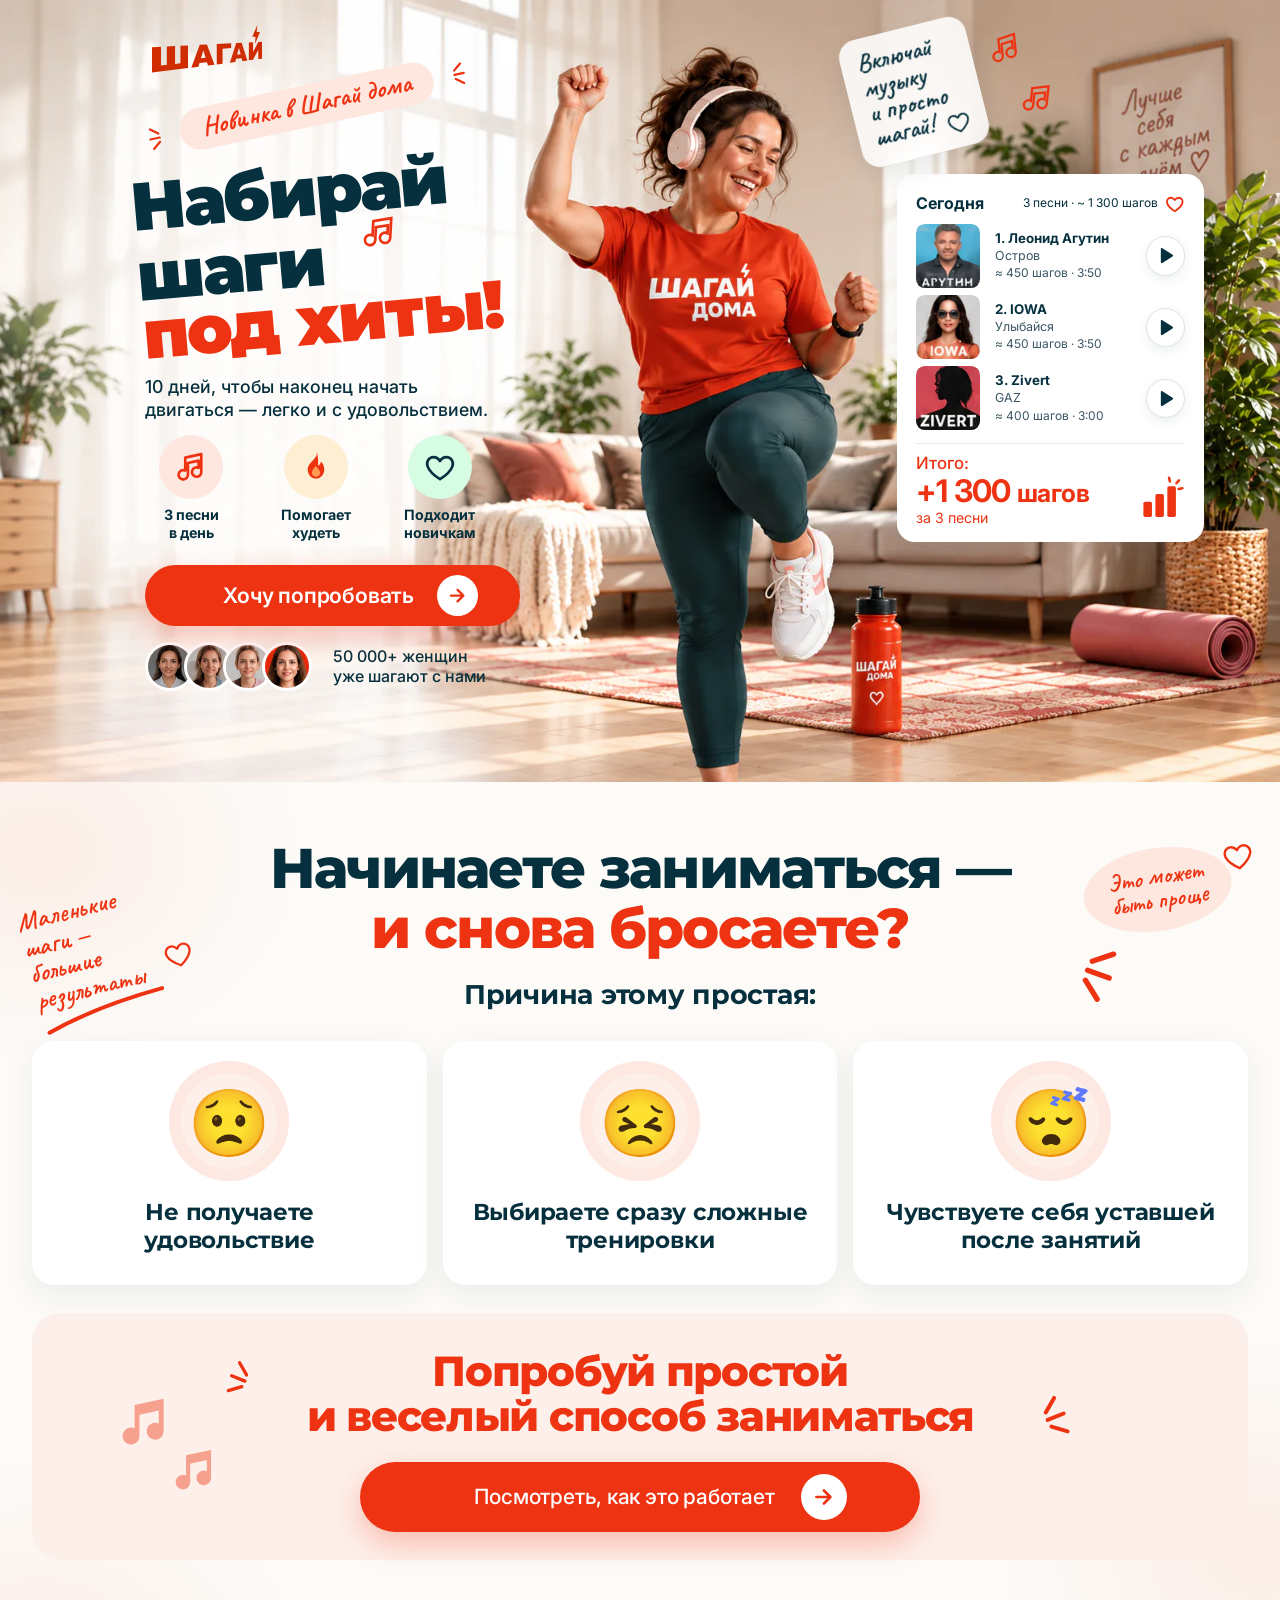
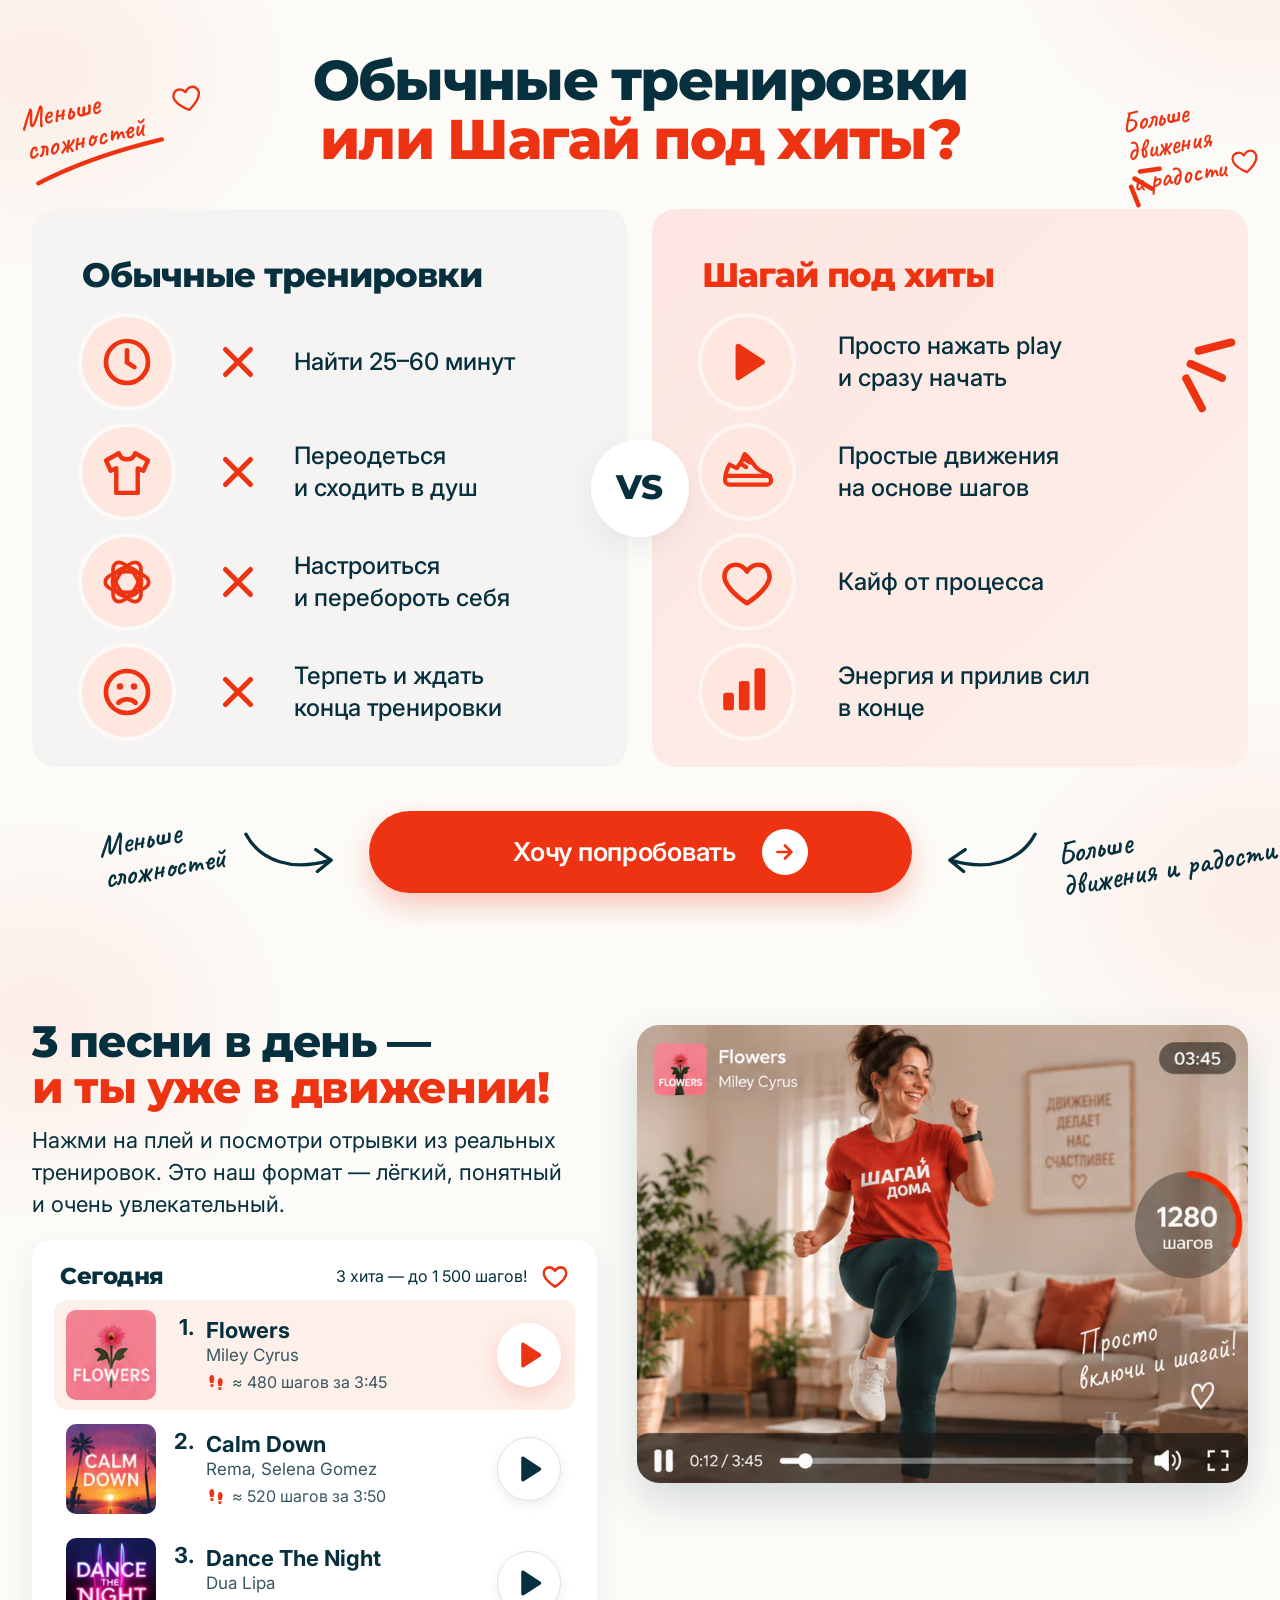
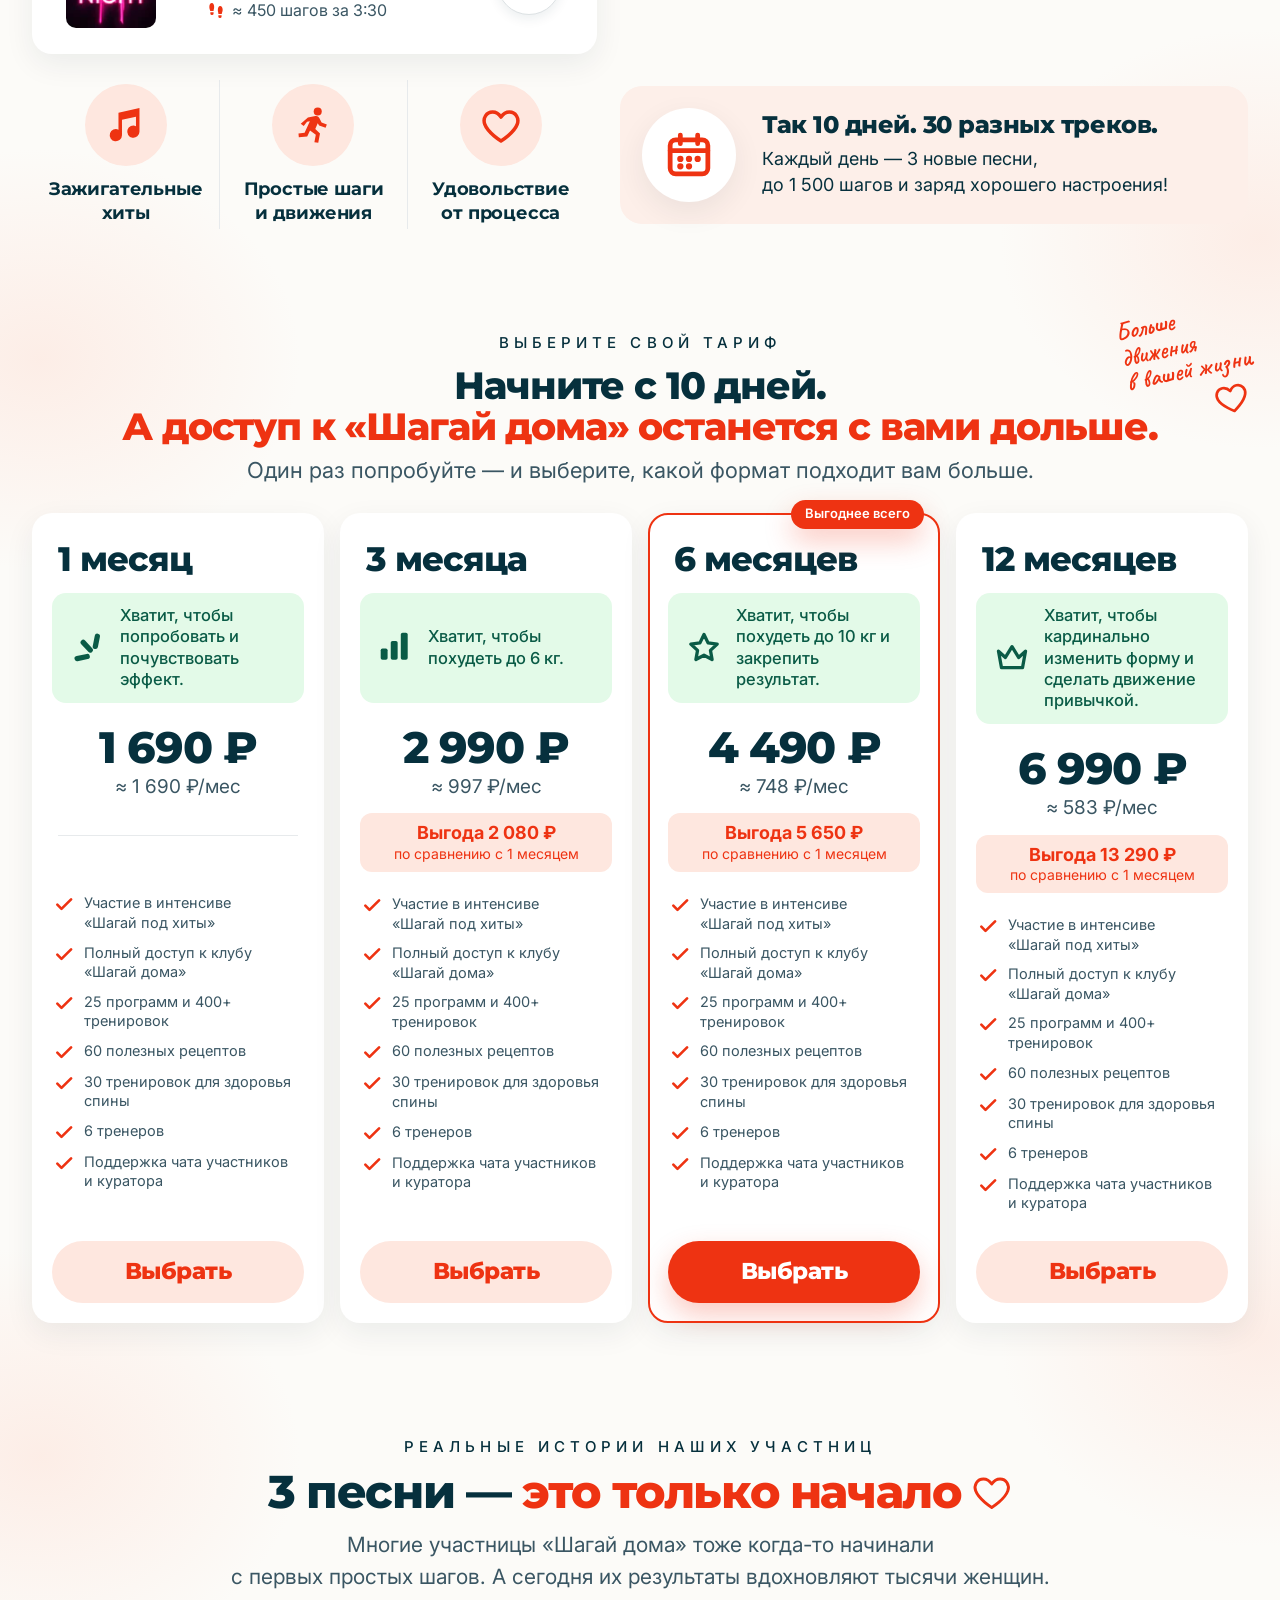
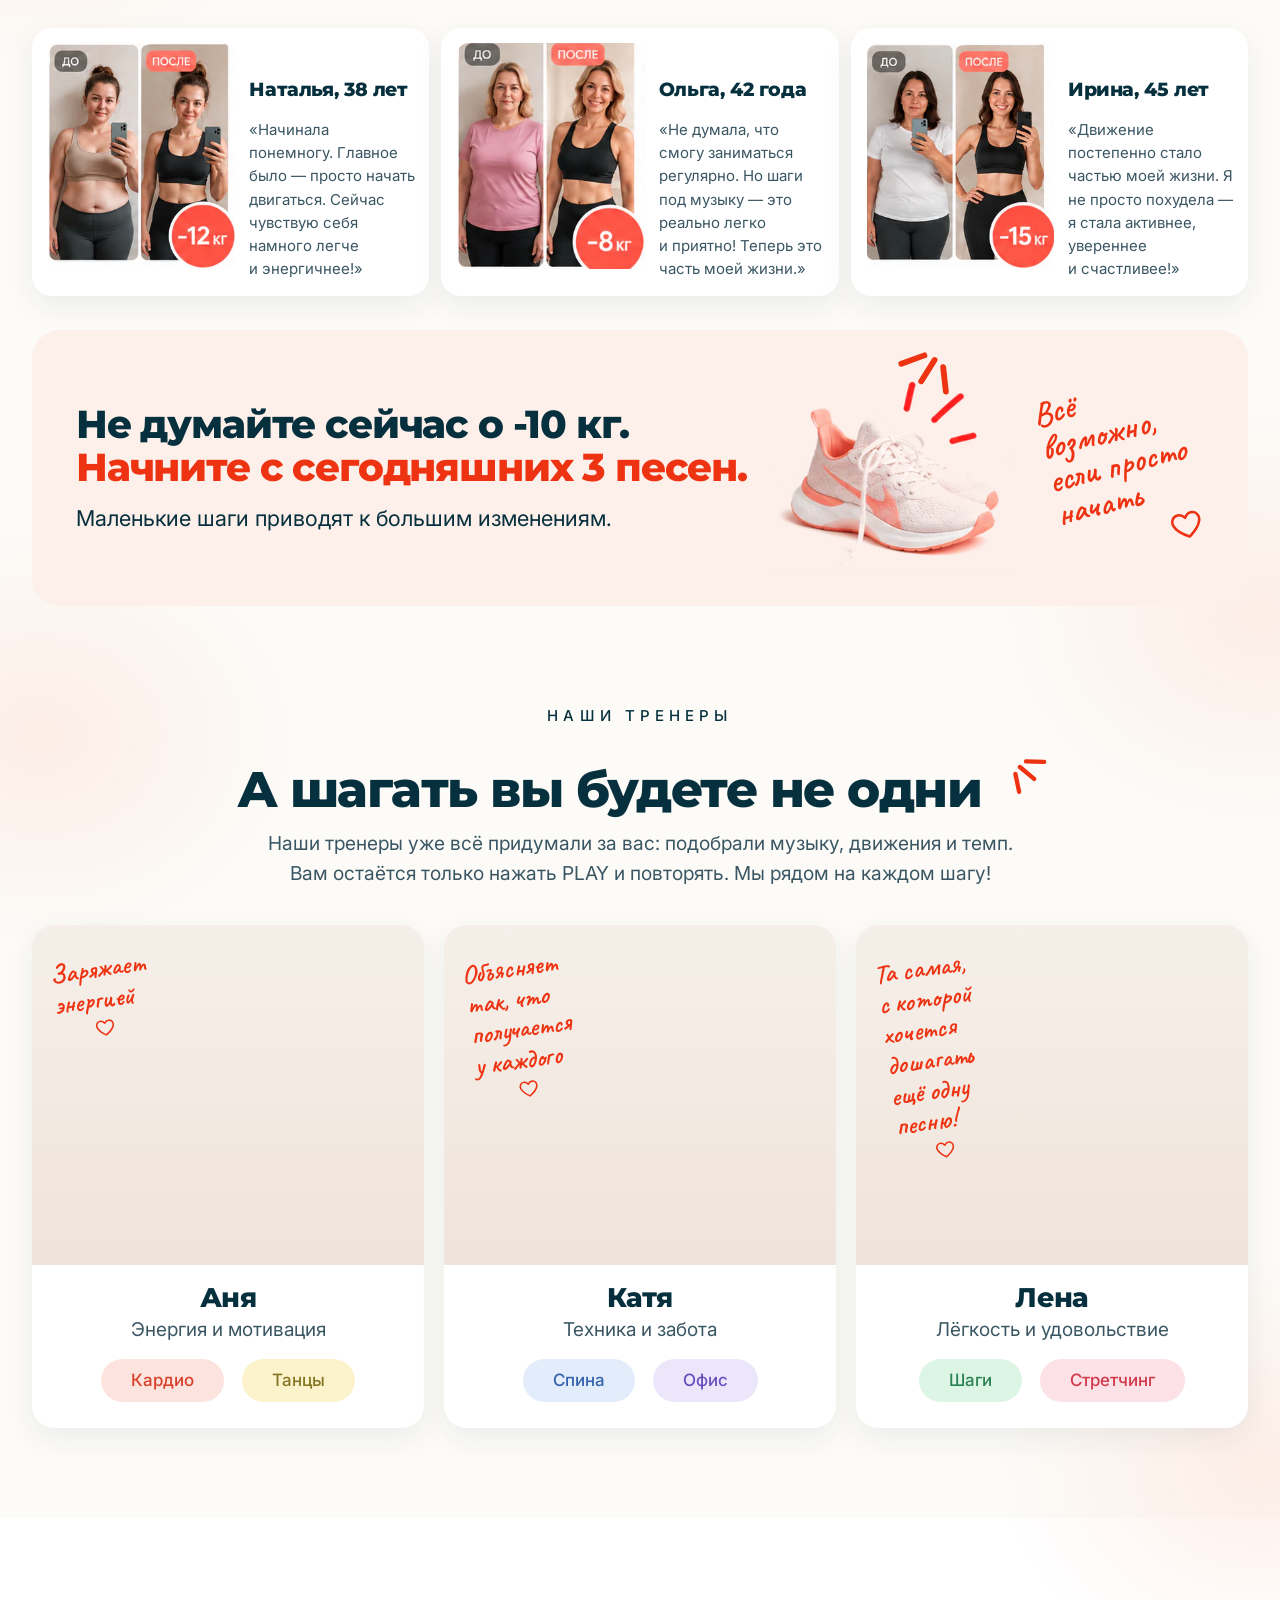
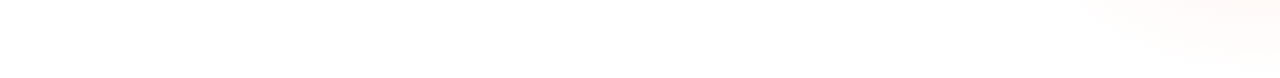
<file: index.html>
<!doctype html>
<html lang="ru">
<head>
<meta charset="utf-8">
<meta name="viewport" content="width=device-width, initial-scale=1">
<title>Шагай под хиты — Шагай дома</title>
<meta name="description" content="10 дней, чтобы наконец начать двигаться — легко и с удовольствием. 3 песни в день.">
<link rel="preconnect" href="https://fonts.googleapis.com">
<link rel="preconnect" href="https://fonts.gstatic.com" crossorigin>
<link rel="stylesheet" href="https://fonts.googleapis.com/css2?family=Caveat:wght@600;700&family=Inter:wght@400;500;600;700&family=Montserrat:wght@700;800;900&display=swap">
<link rel="stylesheet" href="styles.css">
</head>
<body style="margin:0">
<div class="hits">

<svg class="hits-sprite" width="0" height="0" aria-hidden="true" focusable="false">
  <symbol id="i-note" viewBox="0 0 24 24"><g transform="translate(-1.3 0.35)"><path d="M9 4.6L21 2v13.5a3.5 3.5 0 1 1-2-3.2V6.9l-8 1.7v8.9a3.5 3.5 0 1 1-2-3.2z"/></g></symbol>
  <symbol id="i-heart" viewBox="0 0 24 24"><g transform="translate(0 0.6)"><path d="M12 20.5s-7.5-4.6-9.3-9.6C1.5 7.5 3.6 4 7.2 4c2 0 3.6 1.1 4.8 2.9C13.2 5.1 14.8 4 16.8 4c3.6 0 5.7 3.5 4.5 6.9-1.8 5-9.3 9.6-9.3 9.6z"/></g></symbol>
  <symbol id="i-fire" viewBox="0 0 24 24"><g transform="translate(0 -1.6)"><path d="M12.6 1.8c.5 3.3-1.2 5-3 6.9C7.8 10.6 5.8 12.6 5.8 15.6 5.8 19.4 8.6 22.3 12 22.3s6.2-2.9 6.2-6.8c0-2.7-1.2-4.6-2.5-6-.3 1.6-1 2.7-2.3 3.2.7-4-.3-8.4-.8-10.9z"/><path d="M12 21c-1.8 0-3.1-1.4-3.1-3.2 0-2.2 1.9-3.2 2.8-5.2.9 1.3 3.4 3 3.4 5.4 0 1.7-1.3 3-3.1 3z" fill="#ff9b52"/></g></symbol>
  <symbol id="i-arrow" viewBox="0 0 24 24"><g transform="translate(-0.6 0)"><path d="M5 12h13.5M12.5 5.5L19 12l-6.5 6.5" fill="none" stroke="currentColor" stroke-width="2.6" stroke-linecap="round" stroke-linejoin="round"/></g></symbol>
  <symbol id="i-play" viewBox="0 0 24 24"><g transform="translate(-0.4 0)"><path d="M7.5 5.2v13.6c0 .8.9 1.3 1.6.9l10.6-6.8c.6-.4.6-1.3 0-1.7L9.1 4.3c-.7-.4-1.6.1-1.6.9z"/></g></symbol>
  <symbol id="i-pause" viewBox="0 0 24 24"><rect x="6.5" y="5" width="4" height="14" rx="1.3"/><rect x="13.5" y="5" width="4" height="14" rx="1.3"/></symbol>
  <symbol id="i-bars" viewBox="0 0 24 24"><g transform="translate(-1.2 -1.2)"><rect x="3" y="13.5" width="4.6" height="7.5" rx="1.2"/><rect x="9.7" y="8.5" width="4.6" height="12.5" rx="1.2"/><rect x="16.4" y="3" width="4.6" height="18" rx="1.2"/></g></symbol>
  <symbol id="i-bars-rays" viewBox="0 0 26 26"><rect x="2" y="15" width="5" height="9" rx="1"/><rect x="9" y="10.5" width="5" height="13.5" rx="1"/><rect x="16" y="6" width="5" height="18" rx="1"/><path d="M17.5 3.2L17 1M21.3 4.2l1.5-1.6M22.6 7.6l2.2-.4" fill="none" stroke="currentColor" stroke-width="1.5" stroke-linecap="round"/></symbol>
  <symbol id="i-rays" viewBox="0 0 24 24"><g transform="translate(12 12) scale(1.35) translate(-8.88 -9.29)"><path d="M13.5 3.5l-1 5M6.5 6.5l3.5 3.8M3.5 14.5l5-1" fill="none" stroke="currentColor" stroke-width="2.6" stroke-linecap="round"/></g></symbol>
  <symbol id="i-star" viewBox="0 0 24 24"><path d="M12 3l2.7 5.6 6.1.8-4.5 4.2 1.1 6.1L12 16.8l-5.4 2.9 1.1-6.1-4.5-4.2 6.1-.8z" fill="none" stroke="currentColor" stroke-width="2.2" stroke-linejoin="round"/></symbol>
  <symbol id="i-crown" viewBox="0 0 24 24"><g transform="translate(0 -0.55)"><path d="M3 8l4.6 4.2L12 5l4.4 7.2L21 8l-2 11H5z" fill="none" stroke="currentColor" stroke-width="2.2" stroke-linejoin="round"/></g></symbol>
  <symbol id="i-check" viewBox="0 0 24 24"><path d="M4 12.8l5 5L20.5 6.5" fill="none" stroke="currentColor" stroke-width="3.2" stroke-linecap="round" stroke-linejoin="round"/></symbol>
  <symbol id="i-cross" viewBox="0 0 24 24"><path d="M4.5 4.5l15 15M19.5 4.5l-15 15" fill="none" stroke="currentColor" stroke-width="3" stroke-linecap="round"/></symbol>
  <symbol id="i-clock" viewBox="0 0 24 24"><g fill="none" stroke="currentColor" stroke-width="2" stroke-linecap="round"><circle cx="12" cy="12" r="9"/><path d="M12 7v5.2l3.2 2"/></g></symbol>
  <symbol id="i-shirt" viewBox="0 0 24 24"><g transform="translate(0 0.45)"><path d="M8.5 3.5L3 6.6l2 4.4 2.4-1V20.5h9.2V10l2.4 1 2-4.4-5.5-3.1c-.5 1.6-1.8 2.6-3.5 2.6S9 5.1 8.5 3.5z" fill="none" stroke="currentColor" stroke-width="1.9" stroke-linejoin="round"/></g></symbol>
  <symbol id="i-tangle" viewBox="0 0 24 24"><g fill="none" stroke="currentColor" stroke-width="1.6"><ellipse cx="12" cy="12" rx="9.3" ry="4.4"/><ellipse cx="12" cy="12" rx="9.3" ry="4.4" transform="rotate(60 12 12)"/><ellipse cx="12" cy="12" rx="9.3" ry="4.4" transform="rotate(120 12 12)"/><circle cx="12" cy="12" r="6.2"/></g></symbol>
  <symbol id="i-sad" viewBox="0 0 24 24"><g fill="none" stroke="currentColor" stroke-width="2" stroke-linecap="round"><circle cx="12" cy="12" r="9"/><path d="M8.3 16.6c2-2 5.4-2 7.4 0"/><path d="M9 9.6h.01M15 9.6h.01" stroke-width="2.8"/></g></symbol>
  <symbol id="i-sneaker" viewBox="0 0 24 24"><g transform="translate(0.1 -0.9)"><g fill="none" stroke="currentColor" stroke-width="1.8" stroke-linecap="round" stroke-linejoin="round"><path d="M2.5 16.3c0-2.1.8-4.6 1.9-6.6l3.1 1.5c1.5-1.7 2.7-3.7 3.4-6 2 1.5 3.3 3.9 5 5.8 1.9 2.1 5.4 2.3 6.2 4.8.4 1.3-.4 2.5-1.7 2.5H4.4c-1 0-1.9-.9-1.9-2z"/><path d="M2.8 14.6h19M9.6 9.6l1.9 1.2M11.2 7.6l1.9 1.2"/></g></g></symbol>
  <symbol id="i-runner" viewBox="0 0 24 24"><g transform="translate(-0.8 0.3)"><circle cx="15.5" cy="4" r="2.3"/><path d="M9.9 7.4l4.3-.8c.9-.2 1.8.3 2.2 1.1l1.3 2.6 3 1.1-.7 1.9-3.7-1.3-.8-1.3-1.4 3.3 2.7 2.5-1 5.4-2.2-.4.8-4.2-3.3-2.5-1.6 3.4-4.8.5-.2-2.2 3.5-.3 3-6.6-1.6.3-1.9 2.4-1.7-1.3z"/></g></symbol>
  <symbol id="i-calendar" viewBox="0 0 24 24"><g fill="none" stroke="currentColor" stroke-width="2.2" stroke-linecap="round"><rect x="3.3" y="5" width="17.4" height="15.7" rx="2.6"/><path d="M3.3 10h17.4M8 2.8v4M16 2.8v4"/><path d="M8 13.8h.01M12 13.8h.01M16 13.8h.01M8 17.2h.01M12 17.2h.01" stroke-width="2.9"/></g></symbol>
  <symbol id="i-steps" viewBox="0 0 24 24"><path d="M7 2.5c1.9 0 2.8 2.3 2.8 4.8 0 2-.7 3.2-.7 4.7H5.1c-.2-1.6-1.1-2.6-1.1-4.9C4 4.5 5.3 2.5 7 2.5zM5.2 13.5h3.9v1.5a1.95 1.95 0 0 1-3.9 0zM17 6c1.7 0 3 2 3 4.6 0 2.3-.9 3.3-1.1 4.9h-4c0-1.5-.7-2.7-.7-4.7C14.2 8.3 15.1 6 17 6zM14.8 17h3.9v1.5a1.95 1.95 0 0 1-3.9 0z"/></symbol>
  <symbol id="i-strokes" viewBox="0 0 24 24"><path d="M3 3.2l6.6 5.2M1.5 12.2h8.6M3 21.2l6.6-5.2" fill="none" stroke="currentColor" stroke-width="2" stroke-linecap="round"/></symbol>
  <symbol id="i-underline" viewBox="0 0 64 12"><path d="M2 10C20 5 42 2.5 62 2" fill="none" stroke="currentColor" stroke-width="2" stroke-linecap="round"/></symbol>
  <symbol id="i-curve" viewBox="0 0 64 32"><path d="M3 5c9 17 29 23 52 16M46 14.5l9.5 6.5-8.5 7" fill="none" stroke="currentColor" stroke-width="2" stroke-linecap="round" stroke-linejoin="round"/></symbol>
</svg>

<!-- ============ 1. HERO ============ -->
<section class="hits-hero" id="top">
  <picture class="hits-hero__bg">
    <source media="(min-width: 768px)" srcset="assets/hero/hero-desktop-1024.webp 1024w, assets/hero/hero-desktop.webp 1586w" sizes="100vw">
    <img class="hits-hero__bg-img" src="assets/hero/hero-mobile.webp" srcset="assets/hero/hero-mobile-640.webp 640w, assets/hero/hero-mobile.webp 941w" sizes="100vw" width="941" height="1671" fetchpriority="high" alt="Женщина в наушниках и футболке «Шагай дома» танцует дома под музыку">
  </picture>
  <div class="hits-container hits-hero__inner">
    <div class="hits-hero__main">
      <a class="hits-logo" href="#top" aria-label="Шагай Дома"><svg class="logo__svg" aria-hidden="true" xmlns="http://www.w3.org/2000/svg" viewBox="0 0 106.01385498046875 49.134765625" fill="none" role="img" aria-label="Шагай Дома"><path d="M27.358808471536076 36.845925992647054L22.18969762487075 37.403434147662V20.220558865808822L14.264924992934283 20.601136132970474V38.25578554170497L8.678344057574105 38.857944237994026V20.867692381046073L0 21.284763358757466V45.81220368034812L34.60441893181296 41.41300286520565V19.62206700168026L27.357561249712777 19.970216501436123L27.358808471536076 36.845925992647054Z" fill="#CF2C02"/><path d="M45.937923640136724 19.079450675235524L37.7968079107307 41.010649105009186L44.663512381089156 40.137593828699444L45.69421649586397 36.553577197265625L52.87871308679917 35.734152459357766L53.87150165814568 38.966951425350416L60.1128491063017 38.173219457002524L52.835559211713004 18.748537781077665L45.937923640136724 19.079450675235524ZM47.099586046358 31.89495424287684L49.355061991613056 24.26163240660903L51.595571274988515 31.457678271627987L47.099586046358 31.89495424287684Z" fill="#CF2C02"/><path d="M76.12243787454044 17.63037847205308L62.29498840834674 18.294249704159007V37.896835100959336L67.86932162540211 37.187415327866496V22.732463617934286L76.12343565199909 22.175030296228748L76.12243787454044 17.63037847205308Z" fill="#CF2C02"/><path d="M87.00295161664177 34.7560811055262L91.74987787612018 34.15242574304917L86.21795020105698 17.14698023777861L81.01204631060432 17.39732260215131L74.91412937212776 36.294653946748625L80.0541799503102 35.640860266974954L80.82845525821462 32.54949625574449L86.2508768571921 31.93087423138787L87.00295161664177 34.7560811055262ZM81.88460269818474 28.522715877039293L83.5848154877068 21.91663087887753L85.27729550192441 28.19344931568819L81.88460269818474 28.522715877039293Z" fill="#CF2C02"/><path d="M102.20209564410041 23.793126000904756V32.82363561250574L105.91682112261604 32.3514374302045V16.19824354123104L102.22304897073185 16.375623428940717L97.21096335161994 25.932735038775277V16.61733501829619L93.15998686954275 16.811926567167394V33.973075244858684L97.21420612836053 33.45722429874196L102.20209564410041 23.793126000904756Z" fill="#CF2C02"/><path d="M99.07356442253563 18.224255615435432L103.82448179184858 6.7536562842945775L100.66801280144188 6.764806447394876L101.31906259320426 0L96.4785946969784 11.33480181901999L99.57694315041935 11.257773399213006L99.07356442253563 18.224255615435432Z" fill="#CF2C02"/></svg></a>

      <p class="hits-hero__badge"><svg class="hits-i hits-hero__badge-rays hits-hero__badge-rays--l" aria-hidden="true"><use href="#i-strokes"/></svg><span class="hits-hero__badge-text">Новинка в Шагай дома</span><svg class="hits-i hits-hero__badge-rays hits-hero__badge-rays--r" aria-hidden="true"><use href="#i-strokes"/></svg></p>

      <h1 class="hits-hero__title"><span class="hits-hero__line">Набирай</span> <span class="hits-hero__line">шаги<svg class="hits-i hits-hero__title-note" aria-hidden="true"><use href="#i-note"/></svg></span> <span class="hits-hero__line hits-red">под хиты!</span></h1>

      <p class="hits-hero__sub">10&nbsp;дней, чтобы наконец начать двигаться&nbsp;— легко и&nbsp;с&nbsp;удовольствием.</p>

      <ul class="hits-hero__features">
        <li class="hits-hero__feature"><span class="hits-hero__feature-ico hits-hero__feature-ico--pink"><svg class="hits-i hits-i--outline" aria-hidden="true"><use href="#i-note"/></svg></span><span class="hits-hero__feature-text">3&nbsp;песни<br>в день</span></li>
        <li class="hits-hero__feature"><span class="hits-hero__feature-ico hits-hero__feature-ico--cream"><svg class="hits-i" aria-hidden="true"><use href="#i-fire"/></svg></span><span class="hits-hero__feature-text">Помогает<br>худеть</span></li>
        <li class="hits-hero__feature"><span class="hits-hero__feature-ico hits-hero__feature-ico--mint"><svg class="hits-i hits-i--outline" aria-hidden="true"><use href="#i-heart"/></svg></span><span class="hits-hero__feature-text">Подходит<br>новичкам</span></li>
      </ul>
    </div>

    <div class="hits-hero__side">
      <p class="hits-hand hits-hero__hand">Включай<br>музыку<br>и просто<br>шагай! <svg class="hits-i hits-i--outline hits-hand__heart" aria-hidden="true"><use href="#i-heart"/></svg></p>
      <span class="hits-hero__notes" aria-hidden="true"><svg class="hits-i"><use href="#i-note"/></svg><svg class="hits-i"><use href="#i-note"/></svg></span>

      <div class="hits-playlist hits-playlist--hero">
        <div class="hits-playlist__head">
          <b class="hits-playlist__today">Сегодня</b>
          <span class="hits-playlist__meta">3&nbsp;песни · ~ 1&nbsp;300&nbsp;шагов <svg class="hits-i hits-i--outline hits-playlist__heart" aria-hidden="true"><use href="#i-heart"/></svg></span>
        </div>
        <ol class="hits-playlist__list">
          <!-- SLOT audio track 1: .mp3 or .m4a URL into data-audio (empty = button scrolls to #format) -->
          <li class="hits-track" data-audio="">
            <img class="hits-track__cover" src="assets/covers/agutin.webp" width="74" height="74" alt="Обложка: Леонид Агутин&nbsp;— «Остров»">
            <span class="hits-track__info"><b class="hits-track__title">1. Леонид Агутин</b><span class="hits-track__song">Остров</span><span class="hits-track__steps">≈ 450&nbsp;шагов · 3:50</span></span>
            <a class="hits-play" href="#format" aria-label="Смотреть формат: Леонид Агутин&nbsp;— Остров" data-label-play="Слушать: Леонид Агутин&nbsp;— Остров" data-label-pause="Пауза: Леонид Агутин&nbsp;— Остров"><svg class="hits-i" aria-hidden="true"><use href="#i-play"/></svg></a>
          </li>
          <!-- SLOT audio track 2: .mp3 or .m4a URL into data-audio (empty = button scrolls to #format) -->
          <li class="hits-track" data-audio="">
            <img class="hits-track__cover" src="assets/covers/iowa.webp" width="78" height="78" alt="Обложка: IOWA&nbsp;— «Улыбайся»">
            <span class="hits-track__info"><b class="hits-track__title">2. IOWA</b><span class="hits-track__song">Улыбайся</span><span class="hits-track__steps">≈ 450&nbsp;шагов · 3:50</span></span>
            <a class="hits-play" href="#format" aria-label="Смотреть формат: IOWA&nbsp;— Улыбайся" data-label-play="Слушать: IOWA&nbsp;— Улыбайся" data-label-pause="Пауза: IOWA&nbsp;— Улыбайся"><svg class="hits-i" aria-hidden="true"><use href="#i-play"/></svg></a>
          </li>
          <!-- SLOT audio track 3: .mp3 or .m4a URL into data-audio (empty = button scrolls to #format) -->
          <li class="hits-track" data-audio="">
            <img class="hits-track__cover" src="assets/covers/zivert.webp" width="77" height="77" alt="Обложка: Zivert&nbsp;— «GAZ»">
            <span class="hits-track__info"><b class="hits-track__title">3. Zivert</b><span class="hits-track__song">GAZ</span><span class="hits-track__steps">≈ 400&nbsp;шагов · 3:00</span></span>
            <a class="hits-play" href="#format" aria-label="Смотреть формат: Zivert&nbsp;— GAZ" data-label-play="Слушать: Zivert&nbsp;— GAZ" data-label-pause="Пауза: Zivert&nbsp;— GAZ"><svg class="hits-i" aria-hidden="true"><use href="#i-play"/></svg></a>
          </li>
        </ol>
        <div class="hits-playlist__foot">
          <span class="hits-playlist__sum"><span class="hits-playlist__sum-label">Итого:</span><b class="hits-playlist__sum-value">+1&nbsp;300&nbsp;<small>шагов</small></b><span class="hits-playlist__sum-note">за 3&nbsp;песни</span></span>
          <svg class="hits-i hits-playlist__sum-ico" aria-hidden="true"><use href="#i-bars-rays"/></svg>
        </div>
      </div>
    </div>

    <div class="hits-hero__act">
      <a class="hits-btn hits-hero__cta" href="#tariffs" data-goal="hits-cta-hero">Хочу попробовать<span class="hits-btn__arrow"><svg class="hits-i" aria-hidden="true"><use href="#i-arrow"/></svg></span></a>
      <div class="hits-hero__proof">
        <span class="hits-hero__avatars">
          <img src="assets/hero/avatar-1.webp" width="80" height="80" alt="Участница клуба">
          <img src="assets/hero/avatar-2.webp" width="80" height="80" alt="Участница клуба">
          <img src="assets/hero/avatar-3.webp" width="80" height="80" alt="Участница клуба">
          <img src="assets/hero/avatar-4.webp" width="80" height="80" alt="Участница клуба">
        </span>
        <span class="hits-hero__proof-text">50&nbsp;000+ женщин<br>уже шагают с нами</span>
      </div>
    </div>
  </div>
</section>

<!-- ============ 2. ПРИЧИНА ============ -->
<section class="hits-section hits-problem" id="problem">
  <div class="hits-container hits-problem__inner">
    <p class="hits-hand hits-problem__hand-l" aria-hidden="true">Маленькие<br>шаги&nbsp;—<br>большие<br>результаты<svg class="hits-i hits-i--outline hits-hand__heart" aria-hidden="true"><use href="#i-heart"/></svg><svg class="hits-i hits-hand__underline" aria-hidden="true"><use href="#i-underline"/></svg></p>
    <p class="hits-hand hits-problem__hand-r" aria-hidden="true"><span class="hits-problem__hand-blob">Это может<br>быть проще</span><svg class="hits-i hits-i--outline hits-hand__heart" aria-hidden="true"><use href="#i-heart"/></svg><svg class="hits-i hits-hand__underline hits-problem__hand-line" aria-hidden="true"><use href="#i-underline"/></svg></p>
    <svg class="hits-i hits-deco-strokes hits-problem__strokes-r" aria-hidden="true"><use href="#i-strokes"/></svg>
    <svg class="hits-i hits-deco-strokes hits-problem__strokes-m" aria-hidden="true"><use href="#i-strokes"/></svg>

    <h2 class="hits-h2 hits-problem__title"><span class="hits-h2__line">Начинаете заниматься&nbsp;—</span> <span class="hits-h2__line hits-red">и снова бросаете?</span></h2>
    <p class="hits-problem__lead">Причина этому простая:</p>

    <ul class="hits-problem__cards hits-wide">
      <li class="hits-problem__card"><span class="hits-problem__emoji"><span class="hits-emoji" role="img" aria-label="Расстроенное лицо">😟</span></span><span class="hits-problem__text">Не получаете удовольствие</span></li>
      <li class="hits-problem__card"><span class="hits-problem__emoji"><span class="hits-emoji" role="img" aria-label="Измученное лицо">😣</span></span><span class="hits-problem__text">Выбираете сразу сложные тренировки</span></li>
      <li class="hits-problem__card"><span class="hits-problem__emoji"><span class="hits-emoji" role="img" aria-label="Сонное лицо">😴</span></span><span class="hits-problem__text">Чувствуете себя уставшей после занятий</span></li>
    </ul>

    <div class="hits-problem__panel hits-wide">
      <span class="hits-problem__notes" aria-hidden="true"><svg class="hits-i"><use href="#i-note"/></svg><svg class="hits-i"><use href="#i-note"/></svg></span>
      <svg class="hits-i hits-deco-strokes hits-problem__panel-strokes hits-problem__panel-strokes--l" aria-hidden="true"><use href="#i-strokes"/></svg>
      <svg class="hits-i hits-deco-strokes hits-problem__panel-strokes hits-problem__panel-strokes--r" aria-hidden="true"><use href="#i-strokes"/></svg>
      <p class="hits-problem__panel-title">Попробуй простой<br> и веселый способ заниматься</p>
      <a class="hits-btn hits-btn--light-text hits-problem__btn" href="#format" data-goal="hits-cta-howitworks">Посмотреть, как это работает<span class="hits-btn__arrow"><svg class="hits-i" aria-hidden="true"><use href="#i-arrow"/></svg></span></a>
    </div>
  </div>
</section>

<!-- ============ 3. СРАВНЕНИЕ ============ -->
<section class="hits-section hits-compare" id="compare">
  <div class="hits-container hits-compare__inner">
    <p class="hits-hand hits-compare__hand-tl" aria-hidden="true">Меньше<br>сложностей<svg class="hits-i hits-i--outline hits-hand__heart" aria-hidden="true"><use href="#i-heart"/></svg><svg class="hits-i hits-hand__underline" aria-hidden="true"><use href="#i-underline"/></svg></p>
    <p class="hits-hand hits-compare__hand-tr" aria-hidden="true">Больше<br>движения<br>и радости<svg class="hits-i hits-i--outline hits-hand__heart" aria-hidden="true"><use href="#i-heart"/></svg></p>
    <svg class="hits-i hits-deco-strokes hits-compare__strokes-tr" aria-hidden="true"><use href="#i-strokes"/></svg>

    <h2 class="hits-h2 hits-compare__heading"><span class="hits-h2__line">Обычные тренировки</span> <span class="hits-h2__line hits-red">или Шагай под хиты?</span></h2>

    <div class="hits-compare__cols hits-wide">
      <div class="hits-compare__col hits-compare__col--old">
        <h3 class="hits-compare__title">Обычные тренировки</h3>
        <ul class="hits-compare__list">
          <li class="hits-compare__row"><span class="hits-compare__ico"><svg class="hits-i" aria-hidden="true"><use href="#i-clock"/></svg></span><svg class="hits-i hits-compare__x" aria-hidden="true"><use href="#i-cross"/></svg><span class="hits-compare__text">Найти 25–60&nbsp;минут</span></li>
          <li class="hits-compare__row"><span class="hits-compare__ico"><svg class="hits-i" aria-hidden="true"><use href="#i-shirt"/></svg></span><svg class="hits-i hits-compare__x" aria-hidden="true"><use href="#i-cross"/></svg><span class="hits-compare__text">Переодеться<br> и сходить в душ</span></li>
          <li class="hits-compare__row"><span class="hits-compare__ico"><svg class="hits-i" aria-hidden="true"><use href="#i-tangle"/></svg></span><svg class="hits-i hits-compare__x" aria-hidden="true"><use href="#i-cross"/></svg><span class="hits-compare__text">Настроиться<br> и перебороть себя</span></li>
          <li class="hits-compare__row"><span class="hits-compare__ico"><svg class="hits-i" aria-hidden="true"><use href="#i-sad"/></svg></span><svg class="hits-i hits-compare__x" aria-hidden="true"><use href="#i-cross"/></svg><span class="hits-compare__text">Терпеть и ждать<br> конца тренировки</span></li>
        </ul>
      </div>
      <span class="hits-compare__vs" aria-hidden="true">VS</span>
      <div class="hits-compare__col hits-compare__col--new">
        <h3 class="hits-compare__title hits-red">Шагай под хиты</h3>
        <ul class="hits-compare__list">
          <li class="hits-compare__row"><span class="hits-compare__ico"><svg class="hits-i" aria-hidden="true"><use href="#i-play"/></svg></span><span class="hits-compare__text">Просто нажать play<br> и сразу начать</span></li>
          <li class="hits-compare__row"><span class="hits-compare__ico"><svg class="hits-i" aria-hidden="true"><use href="#i-sneaker"/></svg></span><span class="hits-compare__text">Простые движения<br> на основе шагов</span></li>
          <li class="hits-compare__row"><span class="hits-compare__ico"><svg class="hits-i hits-i--outline" aria-hidden="true"><use href="#i-heart"/></svg></span><span class="hits-compare__text">Кайф от процесса</span></li>
          <li class="hits-compare__row"><span class="hits-compare__ico"><svg class="hits-i" aria-hidden="true"><use href="#i-bars"/></svg></span><span class="hits-compare__text">Энергия и прилив сил<br> в конце</span></li>
        </ul>
        <p class="hits-hand hits-compare__hand-in" aria-hidden="true">Легко.<br>Просто.<br>С удовольствием.<svg class="hits-i hits-i--outline hits-hand__heart" aria-hidden="true"><use href="#i-heart"/></svg></p>
        <svg class="hits-i hits-deco-strokes hits-compare__strokes-in" aria-hidden="true"><use href="#i-strokes"/></svg>
      </div>
    </div>

    <div class="hits-compare__act">
      <p class="hits-hand hits-hand--ink hits-compare__note hits-compare__note--l" aria-hidden="true"><span>Меньше<br>сложностей</span><svg class="hits-i hits-compare__curve" aria-hidden="true"><use href="#i-curve"/></svg></p>
      <a class="hits-btn hits-compare__btn" href="#tariffs" data-goal="hits-cta-compare">Хочу попробовать<span class="hits-btn__arrow"><svg class="hits-i" aria-hidden="true"><use href="#i-arrow"/></svg></span></a>
      <p class="hits-hand hits-hand--ink hits-compare__note hits-compare__note--r" aria-hidden="true"><svg class="hits-i hits-compare__curve" aria-hidden="true"><use href="#i-curve"/></svg><span>Больше<br>движения и радости</span></p>
    </div>
  </div>
</section>

<!-- ============ 4. ФОРМАТ ============ -->
<section class="hits-section hits-format" id="format">
  <div class="hits-container">
    <div class="hits-format__grid hits-wide">
      <div class="hits-format__text">
        <h2 class="hits-h2 hits-format__title"><span class="hits-h2__line">3&nbsp;песни в день&nbsp;—</span> <span class="hits-h2__line hits-red">и ты уже в движении!</span></h2>
        <svg class="hits-i hits-deco-strokes hits-format__strokes" aria-hidden="true"><use href="#i-strokes"/></svg>
        <p class="hits-format__lead">Нажми на плей и посмотри отрывки из&nbsp;реальных тренировок. Это наш формат&nbsp;— лёгкий, понятный и&nbsp;очень увлекательный.</p>
      </div>

      <div class="hits-format__media">
        <!-- SLOT video player: Kinescope link or .mp4 URL, plays on picture click when the active track has no video -->
        <div class="hits-player" data-video="">
          <picture>
            <source media="(min-width: 768px)" srcset="assets/format/player-desktop.webp" width="774" height="581">
            <img class="hits-player__img" src="assets/format/player-mobile.webp" width="828" height="514" loading="lazy" alt="Кадр из тренировки: тренер шагает под песню Flowers&nbsp;— Miley Cyrus">
          </picture>
        </div>
      </div>

      <div class="hits-format__list">
        <div class="hits-playlist hits-playlist--format">
          <div class="hits-playlist__head">
            <b class="hits-playlist__today">Сегодня</b>
            <span class="hits-playlist__meta">3&nbsp;хита&nbsp;— до 1&nbsp;500&nbsp;шагов! <svg class="hits-i hits-i--outline hits-playlist__heart" aria-hidden="true"><use href="#i-heart"/></svg></span>
          </div>
          <ol class="hits-playlist__list">
            <!-- SLOT video track 1: Kinescope link or .mp4 URL into data-video -->
            <li class="hits-track hits-track--big is-active" data-track="1" data-video="">
              <img class="hits-track__cover" src="assets/covers/flowers.webp" width="99" height="99" loading="lazy" alt="Обложка: Miley Cyrus&nbsp;— «Flowers»">
              <span class="hits-track__num">1.</span>
              <span class="hits-track__info"><b class="hits-track__title">Flowers</b><span class="hits-track__song">Miley Cyrus</span><span class="hits-track__steps"><svg class="hits-i hits-track__steps-ico" aria-hidden="true"><use href="#i-steps"/></svg>≈ 480&nbsp;шагов за 3:45</span></span>
              <button class="hits-play hits-play--active" type="button" aria-label="Смотреть отрывок: Flowers&nbsp;— Miley Cyrus"><svg class="hits-i" aria-hidden="true"><use href="#i-play"/></svg></button>
            </li>
            <!-- SLOT video track 2: Kinescope link or .mp4 URL into data-video -->
            <li class="hits-track hits-track--big" data-track="2" data-video="">
              <img class="hits-track__cover" src="assets/covers/calm-down.webp" width="100" height="100" loading="lazy" alt="Обложка: Rema, Selena Gomez&nbsp;— «Calm Down»">
              <span class="hits-track__num">2.</span>
              <span class="hits-track__info"><b class="hits-track__title">Calm Down</b><span class="hits-track__song">Rema, Selena Gomez</span><span class="hits-track__steps"><svg class="hits-i hits-track__steps-ico" aria-hidden="true"><use href="#i-steps"/></svg>≈ 520&nbsp;шагов за 3:50</span></span>
              <button class="hits-play" type="button" aria-label="Смотреть отрывок: Calm Down&nbsp;— Rema, Selena Gomez"><svg class="hits-i" aria-hidden="true"><use href="#i-play"/></svg></button>
            </li>
            <!-- SLOT video track 3: Kinescope link or .mp4 URL into data-video -->
            <li class="hits-track hits-track--big" data-track="3" data-video="">
              <img class="hits-track__cover" src="assets/covers/dance-the-night.webp" width="100" height="100" loading="lazy" alt="Обложка: Dua Lipa&nbsp;— «Dance The Night»">
              <span class="hits-track__num">3.</span>
              <span class="hits-track__info"><b class="hits-track__title">Dance The Night</b><span class="hits-track__song">Dua Lipa</span><span class="hits-track__steps"><svg class="hits-i hits-track__steps-ico" aria-hidden="true"><use href="#i-steps"/></svg>≈ 450&nbsp;шагов за 3:30</span></span>
              <button class="hits-play" type="button" aria-label="Смотреть отрывок: Dance The Night&nbsp;— Dua Lipa"><svg class="hits-i" aria-hidden="true"><use href="#i-play"/></svg></button>
            </li>
          </ol>
        </div>
      </div>
    </div>

    <div class="hits-format__bottom hits-wide">
      <ul class="hits-format__features">
        <li class="hits-format__feature"><span class="hits-format__feature-ico"><svg class="hits-i" aria-hidden="true"><use href="#i-note"/></svg></span><span class="hits-format__feature-text">Зажигательные<br>хиты</span></li>
        <li class="hits-format__feature"><span class="hits-format__feature-ico"><svg class="hits-i" aria-hidden="true"><use href="#i-runner"/></svg></span><span class="hits-format__feature-text">Простые шаги<br>и движения</span></li>
        <li class="hits-format__feature"><span class="hits-format__feature-ico"><svg class="hits-i hits-i--outline" aria-hidden="true"><use href="#i-heart"/></svg></span><span class="hits-format__feature-text">Удовольствие<br>от процесса</span></li>
      </ul>
      <div class="hits-format__panel">
        <span class="hits-format__panel-ico"><svg class="hits-i" aria-hidden="true"><use href="#i-calendar"/></svg></span>
        <p class="hits-format__panel-text"><b class="hits-format__panel-title">Так 10&nbsp;дней. 30&nbsp;разных треков.</b><span>Каждый день&nbsp;— 3&nbsp;новые песни,<br> до 1&nbsp;500&nbsp;шагов и заряд хорошего настроения!</span></p>
      </div>
    </div>
  </div>
</section>

<!-- ============ 5. ТАРИФЫ ============ -->
<section class="hits-section hits-tariffs" id="tariffs">
  <div class="hits-container hits-tariffs__inner">
    <p class="hits-hand hits-tariffs__hand" aria-hidden="true">Больше<br>движения<br>в вашей жизни<svg class="hits-i hits-i--outline hits-hand__heart" aria-hidden="true"><use href="#i-heart"/></svg></p>
    <div class="hits-tariffs__head">
      <p class="hits-eyebrow">ВЫБЕРИТЕ СВОЙ ТАРИФ</p>
      <h2 class="hits-h2 hits-tariffs__title"><span class="hits-h2__line">Начните с 10&nbsp;дней.</span> <span class="hits-h2__line hits-red">А доступ к «Шагай дома» останется с&nbsp;вами дольше.</span></h2>
      <p class="hits-tariffs__sub">Один раз попробуйте&nbsp;— и выберите, какой формат подходит вам больше.</p>
    </div>

    <div class="hits-tariffs__slider hits-wide" data-carousel>
      <ul class="hits-tariffs__track" data-carousel-track>
        <li class="hits-rate is-current" data-slide>
          <h3 class="hits-rate__name">1&nbsp;месяц</h3>
          <p class="hits-rate__plate"><svg class="hits-i hits-rate__plate-ico" aria-hidden="true"><use href="#i-rays"/></svg><span>Хватит, чтобы попробовать и почувствовать эффект.</span></p>
          <p class="hits-rate__price">1&nbsp;690&nbsp;₽</p>
          <p class="hits-rate__month">≈ 1&nbsp;690&nbsp;₽/мес</p>
          <hr class="hits-rate__sep">
          <ul class="hits-rate__list">
            <li><svg class="hits-i" aria-hidden="true"><use href="#i-check"/></svg>Участие в интенсиве «Шагай&nbsp;под&nbsp;хиты»</li>
            <li><svg class="hits-i" aria-hidden="true"><use href="#i-check"/></svg>Полный доступ к&nbsp;клубу «Шагай&nbsp;дома»</li>
            <li><svg class="hits-i" aria-hidden="true"><use href="#i-check"/></svg>25&nbsp;программ и 400+ тренировок</li>
            <li><svg class="hits-i" aria-hidden="true"><use href="#i-check"/></svg>60&nbsp;полезных рецептов</li>
            <li><svg class="hits-i" aria-hidden="true"><use href="#i-check"/></svg>30&nbsp;тренировок для здоровья спины</li>
            <li><svg class="hits-i" aria-hidden="true"><use href="#i-check"/></svg>6&nbsp;тренеров</li>
            <li><svg class="hits-i" aria-hidden="true"><use href="#i-check"/></svg>Поддержка чата участников и&nbsp;куратора</li>
          </ul>
          <a class="hits-rate__btn" href="#tariffs" data-tariff="1m" data-goal="hits-rate-1m"><span class="hits-rate__btn-d">Выбрать</span><span class="hits-rate__btn-m">Выбрать тариф</span><span class="hits-btn__arrow"><svg class="hits-i" aria-hidden="true"><use href="#i-arrow"/></svg></span></a>
        </li>
        <li class="hits-rate" data-slide>
          <h3 class="hits-rate__name">3&nbsp;месяца</h3>
          <p class="hits-rate__plate"><svg class="hits-i hits-rate__plate-ico" aria-hidden="true"><use href="#i-bars"/></svg><span>Хватит, чтобы похудеть до 6&nbsp;кг.</span></p>
          <p class="hits-rate__price">2&nbsp;990&nbsp;₽</p>
          <p class="hits-rate__month">≈ 997&nbsp;₽/мес</p>
          <p class="hits-rate__save"><b>Выгода 2&nbsp;080&nbsp;₽</b><span>по сравнению с 1&nbsp;месяцем</span></p>
          <ul class="hits-rate__list">
            <li><svg class="hits-i" aria-hidden="true"><use href="#i-check"/></svg>Участие в интенсиве «Шагай&nbsp;под&nbsp;хиты»</li>
            <li><svg class="hits-i" aria-hidden="true"><use href="#i-check"/></svg>Полный доступ к&nbsp;клубу «Шагай&nbsp;дома»</li>
            <li><svg class="hits-i" aria-hidden="true"><use href="#i-check"/></svg>25&nbsp;программ и 400+ тренировок</li>
            <li><svg class="hits-i" aria-hidden="true"><use href="#i-check"/></svg>60&nbsp;полезных рецептов</li>
            <li><svg class="hits-i" aria-hidden="true"><use href="#i-check"/></svg>30&nbsp;тренировок для здоровья спины</li>
            <li><svg class="hits-i" aria-hidden="true"><use href="#i-check"/></svg>6&nbsp;тренеров</li>
            <li><svg class="hits-i" aria-hidden="true"><use href="#i-check"/></svg>Поддержка чата участников и&nbsp;куратора</li>
          </ul>
          <a class="hits-rate__btn" href="#tariffs" data-tariff="3m" data-goal="hits-rate-3m"><span class="hits-rate__btn-d">Выбрать</span><span class="hits-rate__btn-m">Выбрать тариф</span><span class="hits-btn__arrow"><svg class="hits-i" aria-hidden="true"><use href="#i-arrow"/></svg></span></a>
        </li>
        <li class="hits-rate hits-rate--best" data-slide>
          <span class="hits-rate__badge">Выгоднее всего</span>
          <h3 class="hits-rate__name">6&nbsp;месяцев</h3>
          <p class="hits-rate__plate"><svg class="hits-i hits-rate__plate-ico" aria-hidden="true"><use href="#i-star"/></svg><span>Хватит, чтобы похудеть до 10&nbsp;кг и закрепить результат.</span></p>
          <p class="hits-rate__price">4&nbsp;490&nbsp;₽</p>
          <p class="hits-rate__month">≈ 748&nbsp;₽/мес</p>
          <p class="hits-rate__save"><b>Выгода 5&nbsp;650&nbsp;₽</b><span>по сравнению с 1&nbsp;месяцем</span></p>
          <ul class="hits-rate__list">
            <li><svg class="hits-i" aria-hidden="true"><use href="#i-check"/></svg>Участие в интенсиве «Шагай&nbsp;под&nbsp;хиты»</li>
            <li><svg class="hits-i" aria-hidden="true"><use href="#i-check"/></svg>Полный доступ к&nbsp;клубу «Шагай&nbsp;дома»</li>
            <li><svg class="hits-i" aria-hidden="true"><use href="#i-check"/></svg>25&nbsp;программ и 400+ тренировок</li>
            <li><svg class="hits-i" aria-hidden="true"><use href="#i-check"/></svg>60&nbsp;полезных рецептов</li>
            <li><svg class="hits-i" aria-hidden="true"><use href="#i-check"/></svg>30&nbsp;тренировок для здоровья спины</li>
            <li><svg class="hits-i" aria-hidden="true"><use href="#i-check"/></svg>6&nbsp;тренеров</li>
            <li><svg class="hits-i" aria-hidden="true"><use href="#i-check"/></svg>Поддержка чата участников и&nbsp;куратора</li>
          </ul>
          <a class="hits-rate__btn" href="#tariffs" data-tariff="6m" data-goal="hits-rate-6m"><span class="hits-rate__btn-d">Выбрать</span><span class="hits-rate__btn-m">Выбрать тариф</span><span class="hits-btn__arrow"><svg class="hits-i" aria-hidden="true"><use href="#i-arrow"/></svg></span></a>
        </li>
        <li class="hits-rate" data-slide>
          <h3 class="hits-rate__name">12&nbsp;месяцев</h3>
          <p class="hits-rate__plate"><svg class="hits-i hits-rate__plate-ico" aria-hidden="true"><use href="#i-crown"/></svg><span>Хватит, чтобы кардинально изменить форму и сделать движение привычкой.</span></p>
          <p class="hits-rate__price">6&nbsp;990&nbsp;₽</p>
          <p class="hits-rate__month">≈ 583&nbsp;₽/мес</p>
          <p class="hits-rate__save"><b>Выгода 13&nbsp;290&nbsp;₽</b><span>по сравнению с 1&nbsp;месяцем</span></p>
          <ul class="hits-rate__list">
            <li><svg class="hits-i" aria-hidden="true"><use href="#i-check"/></svg>Участие в интенсиве «Шагай&nbsp;под&nbsp;хиты»</li>
            <li><svg class="hits-i" aria-hidden="true"><use href="#i-check"/></svg>Полный доступ к&nbsp;клубу «Шагай&nbsp;дома»</li>
            <li><svg class="hits-i" aria-hidden="true"><use href="#i-check"/></svg>25&nbsp;программ и 400+ тренировок</li>
            <li><svg class="hits-i" aria-hidden="true"><use href="#i-check"/></svg>60&nbsp;полезных рецептов</li>
            <li><svg class="hits-i" aria-hidden="true"><use href="#i-check"/></svg>30&nbsp;тренировок для здоровья спины</li>
            <li><svg class="hits-i" aria-hidden="true"><use href="#i-check"/></svg>6&nbsp;тренеров</li>
            <li><svg class="hits-i" aria-hidden="true"><use href="#i-check"/></svg>Поддержка чата участников и&nbsp;куратора</li>
          </ul>
          <a class="hits-rate__btn" href="#tariffs" data-tariff="12m" data-goal="hits-rate-12m"><span class="hits-rate__btn-d">Выбрать</span><span class="hits-rate__btn-m">Выбрать тариф</span><span class="hits-btn__arrow"><svg class="hits-i" aria-hidden="true"><use href="#i-arrow"/></svg></span></a>
        </li>
      </ul>
      <div class="hits-tariffs__dots" data-carousel-dots>
        <button class="hits-tariffs__dot is-active" type="button" data-dot="0" aria-label="Тариф 1&nbsp;месяц"></button>
        <button class="hits-tariffs__dot" type="button" data-dot="1" aria-label="Тариф 3&nbsp;месяца"></button>
        <button class="hits-tariffs__dot" type="button" data-dot="2" aria-label="Тариф 6&nbsp;месяцев"></button>
        <button class="hits-tariffs__dot" type="button" data-dot="3" aria-label="Тариф 12&nbsp;месяцев"></button>
      </div>
    </div>
  </div>
</section>

<!-- ============ 6. ИСТОРИИ ============ -->
<section class="hits-section hits-stories" id="stories">
  <div class="hits-container">
    <div class="hits-stories__head">
      <p class="hits-eyebrow">РЕАЛЬНЫЕ ИСТОРИИ НАШИХ УЧАСТНИЦ</p>
      <h2 class="hits-h2 hits-stories__title"><span class="hits-h2__line">3&nbsp;песни&nbsp;—</span> <span class="hits-h2__line hits-red">это только начало<svg class="hits-i hits-i--outline hits-stories__heart" aria-hidden="true"><use href="#i-heart"/></svg></span></h2>
      <p class="hits-stories__sub">Многие участницы «Шагай дома» тоже когда-то начинали<br class="hits-br-d"> с первых простых шагов. А сегодня их результаты вдохновляют тысячи женщин.</p>
    </div>

    <ul class="hits-stories__list hits-wide">
      <li class="hits-story">
        <picture class="hits-story__pic">
          <source media="(min-width: 1024px)" srcset="assets/stories/natalya-desktop.webp" width="284" height="341">
          <img class="hits-story__img" src="assets/stories/natalya-mobile.webp" width="378" height="286" loading="lazy" alt="Наталья до и после занятий">
        </picture>
        <div class="hits-story__body">
          <h3 class="hits-story__name">Наталья, 38&nbsp;лет</h3>
          <p class="hits-story__quote">«Начинала понемногу. Главное было&nbsp;— просто начать двигаться. Сейчас чувствую себя намного легче и&nbsp;энергичнее!»</p>
        </div>
      </li>
      <li class="hits-story">
        <picture class="hits-story__pic">
          <source media="(min-width: 1024px)" srcset="assets/stories/olga-desktop.webp" width="265" height="342">
          <img class="hits-story__img" src="assets/stories/olga-mobile.webp" width="378" height="287" loading="lazy" alt="Ольга до и после занятий">
        </picture>
        <div class="hits-story__body">
          <h3 class="hits-story__name">Ольга, 42&nbsp;года</h3>
          <p class="hits-story__quote">«Не думала, что смогу заниматься регулярно. Но шаги под музыку&nbsp;— это реально легко и&nbsp;приятно! Теперь это часть моей жизни.»</p>
        </div>
      </li>
      <li class="hits-story">
        <picture class="hits-story__pic">
          <source media="(min-width: 1024px)" srcset="assets/stories/irina-desktop.webp" width="290" height="342">
          <img class="hits-story__img" src="assets/stories/irina-mobile.webp" width="378" height="280" loading="lazy" alt="Ирина до и после занятий">
        </picture>
        <div class="hits-story__body">
          <h3 class="hits-story__name">Ирина, 45&nbsp;лет</h3>
          <p class="hits-story__quote">«Движение постепенно стало частью моей жизни. Я не просто похудела&nbsp;— я стала активнее, увереннее и&nbsp;счастливее!»</p>
        </div>
      </li>
    </ul>

    <div class="hits-stories__panel hits-wide">
      <div class="hits-stories__panel-text">
        <p class="hits-stories__panel-title"><span class="hits-stories__panel-line">Не думайте сейчас о&nbsp;<span class="hits-nowrap">-10&nbsp;кг.</span></span> <span class="hits-stories__panel-line hits-red">Начните с сегодняшних 3&nbsp;песен.</span></p>
        <p class="hits-stories__panel-sub">Маленькие шаги приводят к большим изменениям.</p>
      </div>
      <div class="hits-stories__art">
        <svg class="hits-i hits-deco-strokes hits-stories__strokes" aria-hidden="true"><use href="#i-strokes"/></svg>
        <img class="hits-stories__sneaker" src="assets/stories/sneaker.webp" width="319" height="266" loading="lazy" alt="Розовый кроссовок для ходьбы">
      </div>
      <p class="hits-hand hits-stories__hand" aria-hidden="true">Всё<br>возможно,<br>если просто<br>начать<svg class="hits-i hits-i--outline hits-hand__heart" aria-hidden="true"><use href="#i-heart"/></svg></p>
    </div>
  </div>
</section>

<!-- ============ 7. ТРЕНЕРЫ ============ -->
<section class="hits-section hits-trainers" id="trainers">
  <div class="hits-container">
    <div class="hits-trainers__head">
      <p class="hits-eyebrow">НАШИ ТРЕНЕРЫ</p>
      <h2 class="hits-h2 hits-trainers__title">А шагать вы будете не одни<svg class="hits-i hits-deco-strokes hits-trainers__strokes" aria-hidden="true"><use href="#i-strokes"/></svg></h2>
      <p class="hits-trainers__sub">Наши тренеры уже всё придумали за вас: подобрали музыку, движения и темп.<br class="hits-br-d"> Вам остаётся только нажать PLAY и повторять. Мы рядом на каждом шагу!</p>
    </div>

    <ul class="hits-trainers__list hits-wide">
      <li class="hits-trainer">
        <!-- SLOT photo trainer 1: image URL (jpg/png/webp, 458x397 or larger) into data-photo -->
        <div class="hits-trainer__photo" data-photo="">
          <p class="hits-hand hits-trainer__hand">Заряжает<br>энергией<svg class="hits-i hits-i--outline hits-hand__heart" aria-hidden="true"><use href="#i-heart"/></svg></p>
        </div>
        <div class="hits-trainer__body">
          <h3 class="hits-trainer__name">Аня</h3>
          <p class="hits-trainer__role">Энергия и мотивация</p>
          <p class="hits-trainer__tags"><span class="hits-tag hits-tag--pink">Кардио</span><span class="hits-tag hits-tag--yellow">Танцы</span></p>
        </div>
      </li>
      <li class="hits-trainer">
        <!-- SLOT photo trainer 2: image URL (jpg/png/webp, 458x397 or larger) into data-photo -->
        <div class="hits-trainer__photo" data-photo="">
          <p class="hits-hand hits-trainer__hand">Объясняет<br>так, что<br>получается<br>у&nbsp;каждого<svg class="hits-i hits-i--outline hits-hand__heart" aria-hidden="true"><use href="#i-heart"/></svg></p>
        </div>
        <div class="hits-trainer__body">
          <h3 class="hits-trainer__name">Катя</h3>
          <p class="hits-trainer__role">Техника и забота</p>
          <p class="hits-trainer__tags"><span class="hits-tag hits-tag--blue">Спина</span><span class="hits-tag hits-tag--lavender">Офис</span></p>
        </div>
      </li>
      <li class="hits-trainer">
        <!-- SLOT photo trainer 3: image URL (jpg/png/webp, 458x397 or larger) into data-photo -->
        <div class="hits-trainer__photo" data-photo="">
          <p class="hits-hand hits-trainer__hand">Та самая,<br>с&nbsp;которой<br>хочется<br>дошагать<br>ещё одну<br>песню!<svg class="hits-i hits-i--outline hits-hand__heart" aria-hidden="true"><use href="#i-heart"/></svg></p>
        </div>
        <div class="hits-trainer__body">
          <h3 class="hits-trainer__name">Лена</h3>
          <p class="hits-trainer__role">Лёгкость и удовольствие</p>
          <p class="hits-trainer__tags"><span class="hits-tag hits-tag--mint">Шаги</span><span class="hits-tag hits-tag--rose">Стретчинг</span></p>
        </div>
      </li>
    </ul>
  </div>
</section>

</div>
<script src="script.js" defer></script>
</body>
</html>
</file>
<file: styles.css>
/* =========================================================
   Шагай под хиты — лендинг. Всё внутри .hits (перенос на Тильду)
   Медиазапросы — в конце файла.
   ========================================================= */

.hits {
  --ink: #06303d;
  --ink-2: #3a5663;
  --red: #ee3312;
  --red-hover: #d62a0b;
  --bg: #fcfbf8;
  --pink-50: #fdefe9;
  --pink-100: #fee7df;
  --pink-col: #fde6e1;
  --grey-col: #f6f4f2;
  --cream: #feeed4;
  --mint: #d6fce3;
  --mint-plate: #e3fae8;
  --green-ink: #0a5b46;
  --white: #fff;
  --line: #e7eaec;
  --shadow: 0 10px 30px rgba(6, 48, 61, .07);
  --shadow-red: 0 12px 28px rgba(238, 51, 18, .26);
  --f-head: "Montserrat", "Arial Black", Arial, sans-serif;
  --f-body: "Inter", system-ui, -apple-system, "Segoe UI", Roboto, Arial, sans-serif;
  --f-hand: "Caveat", "Segoe Print", "Comic Sans MS", cursive;
  --f-emoji: "Apple Color Emoji", "Segoe UI Emoji", "Noto Color Emoji", sans-serif;
  --container: 1170px;
  --gutter: 32px;
  --wide-half: 690px;

  position: relative;
  overflow-x: hidden;
  overflow-x: clip;
  background-color: var(--bg);
  color: var(--ink);
  font-family: var(--f-body);
  font-size: 16px;
  line-height: 1.5;
  -webkit-font-smoothing: antialiased;
  -moz-osx-font-smoothing: grayscale;
  -webkit-text-size-adjust: 100%;
  text-size-adjust: 100%;
}

/* ---------- сброс только для потомков .hits ---------- */
.hits,
.hits *,
.hits *::before,
.hits *::after { box-sizing: border-box; }
.hits :where(h1, h2, h3, p, ul, ol, li, figure, picture, blockquote) { margin: 0; padding: 0; }
.hits :where(ul, ol) { list-style: none; }
.hits :where(img, video) { display: block; max-width: 100%; height: auto; }
.hits :where(a) { color: inherit; text-decoration: none; }
.hits :where(button) { margin: 0; padding: 0; border: 0; background: none; color: inherit; font: inherit; cursor: pointer; }
.hits :where(hr) { margin: 0; border: 0; }
.hits :where(b, strong) { font-weight: 700; }
.hits :where(svg) { flex-shrink: 0; }
.hits a:focus-visible,
.hits button:focus-visible { outline: 3px solid var(--ink); outline-offset: 3px; border-radius: 12px; }

/* ---------- утилиты ---------- */
.hits-sprite { position: absolute; width: 0; height: 0; overflow: hidden; }
.hits-container { position: relative; display: flow-root; width: min(var(--container), calc(100% - var(--gutter) * 2)); margin-inline: auto; }
.hits-wide { margin-inline: calc(50% - min(var(--wide-half), 50vw - var(--gutter))); }
.hits-section { position: relative; padding: 72px 0; }
.hits-red { color: var(--red); }
.hits-nowrap { white-space: nowrap; }
.hits-br-d { display: inline; }
.hits-emoji { font-family: var(--f-emoji); font-style: normal; line-height: 1; }

.hits-i { width: 24px; height: 24px; fill: currentColor; }
.hits-i--outline { fill: none; stroke: currentColor; stroke-width: 2; stroke-linecap: round; stroke-linejoin: round; }

/* мягкие розовые пятна-«блобы» по углам секций */
.hits-section::before,
.hits-section::after {
  content: "";
  position: absolute;
  z-index: 0;
  width: 520px;
  height: 420px;
  border-radius: 50%;
  pointer-events: none;
  background: radial-gradient(closest-side, rgba(253, 226, 216, .55), rgba(253, 226, 216, 0));
}
.hits-section::before { top: -140px; left: -220px; }
.hits-section::after { right: -240px; bottom: -160px; }
.hits-section > .hits-container { z-index: 1; }

.hits-h2 {
  font-family: var(--f-head);
  font-weight: 800;
  font-size: clamp(34px, 4.2vw, 60px);
  line-height: 1.06;
  letter-spacing: -.03em;
  color: var(--ink);
  text-align: center;
  text-wrap: balance;
}
.hits-h2__line { display: block; }

.hits-eyebrow {
  margin-bottom: 12px;
  font-family: var(--f-body);
  font-weight: 500;
  font-size: 15px;
  line-height: 1.3;
  letter-spacing: .34em;
  color: var(--ink);
  text-align: center;
}

.hits-hand {
  position: absolute;
  z-index: 2;
  font-family: var(--f-hand);
  font-weight: 600;
  font-size: 26px;
  line-height: 1.02;
  color: var(--red);
  transform: rotate(-10deg);
  pointer-events: none;
}
.hits-hand--ink { color: var(--ink); }
.hits-hand__heart { width: .95em; height: .95em; margin-left: .18em; vertical-align: -.12em; stroke-width: 1.8; }
.hits-hand__underline { display: block; width: 5em; height: .95em; margin-top: 2px; }

.hits-deco-strokes { position: absolute; z-index: 1; width: 44px; height: 44px; color: var(--red); pointer-events: none; }

/* ---------- кнопка ---------- */
.hits-btn {
  position: relative;
  display: inline-flex;
  align-items: center;
  justify-content: center;
  gap: 26px;
  min-height: 68px;
  padding: 11px 11px 11px 52px;
  border-radius: 999px;
  background-color: var(--red);
  color: var(--white);
  font-family: var(--f-body);
  font-weight: 600;
  font-size: 24px;
  line-height: 1.15;
  letter-spacing: -.01em;
  text-align: center;
  box-shadow: var(--shadow-red);
  transition: background-color .2s ease, transform .2s ease, box-shadow .2s ease;
}
.hits-btn:hover { background-color: var(--red-hover); transform: translateY(-2px); }
.hits-btn:active { transform: translateY(0); }
.hits-btn__arrow {
  display: inline-grid;
  place-items: center;
  flex-shrink: 0;
  width: 46px;
  height: 46px;
  border-radius: 50%;
  background-color: var(--white);
  color: var(--red);
}
.hits-btn__arrow .hits-i { width: 24px; height: 24px; }

/* ---------- плейлист (hero + формат) ---------- */
.hits-playlist {
  position: relative;
  z-index: 1;
  padding: 20px 20px 16px;
  border-radius: 20px;
  background-color: var(--white);
  box-shadow: var(--shadow);
}
.hits-playlist__head { display: flex; align-items: center; justify-content: space-between; gap: 12px; margin-bottom: 12px; }
.hits-playlist__today { font-weight: 700; font-size: 18px; line-height: 1.2; color: var(--ink); }
.hits-playlist__meta { display: inline-flex; align-items: center; gap: 8px; font-size: 13.5px; line-height: 1.2; color: var(--ink); text-align: right; }
.hits-playlist__heart { width: 22px; height: 22px; color: var(--red); stroke-width: 2.2; }
.hits-playlist__list { display: grid; gap: 8px; }

.hits-track { position: relative; display: grid; grid-template-columns: 72px minmax(0, 1fr) auto; align-items: center; gap: 16px; }
.hits-track__cover { width: 72px; height: 72px; aspect-ratio: 1; object-fit: cover; border-radius: 10px; background-color: var(--pink-100); }
.hits-track__info { display: flex; flex-direction: column; min-width: 0; }
.hits-track__title { font-weight: 700; font-size: 15px; line-height: 1.3; color: var(--ink); }
.hits-track__song { font-size: 14px; line-height: 1.35; color: var(--ink-2); }
.hits-track__steps { display: inline-flex; align-items: center; gap: 6px; font-size: 13.5px; line-height: 1.45; color: var(--ink-2); }
.hits-track__steps-ico { width: 20px; height: 20px; color: var(--red); }

.hits-play {
  display: grid;
  place-items: center;
  flex-shrink: 0;
  width: 44px;
  height: 44px;
  border: 1.5px solid #dde2e4;
  border-radius: 50%;
  background-color: var(--white);
  color: var(--ink);
  box-shadow: 0 4px 12px rgba(6, 48, 61, .08);
  transition: transform .2s ease, border-color .2s ease;
}
.hits-play .hits-i { width: 26px; height: 26px; }
.hits-play:hover { transform: scale(1.06); border-color: var(--red); }
.hits-play--active { border-color: transparent; color: var(--red); box-shadow: 0 8px 20px rgba(238, 51, 18, .16); }
/* трек hero играет (data-audio): мягкая подложка под строкой, кнопка — как активная */
.hits-playlist--hero .hits-track.is-playing::before { content: ""; position: absolute; inset: -5px -8px; z-index: -1; border-radius: 12px; background-color: var(--pink-50); }

.hits-playlist__foot { display: flex; align-items: flex-end; justify-content: space-between; gap: 12px; margin-top: 14px; padding-top: 12px; border-top: 1px solid var(--line); }
.hits-playlist__sum { display: flex; flex-direction: column; color: var(--red); }
.hits-playlist__sum-label { font-weight: 500; font-size: 19px; line-height: 1.15; }
.hits-playlist__sum-value { font-weight: 700; font-size: 35px; line-height: 1.12; letter-spacing: -.02em; white-space: nowrap; }
.hits-playlist__sum-value small { font-size: .8em; }
.hits-playlist__sum-note { font-size: 16px; line-height: 1.2; }
.hits-playlist__sum-ico { width: 50px; height: 50px; margin-bottom: 6px; color: var(--red); }

/* =========================================================
   1. HERO
   Все метрики — calc(N * var(--u)), N = значение на 1440.
   --u = 1px, при ≥1200 — доля сцены 1440 (медиазапросы в конце файла).
   ========================================================= */
.hits-hero { --u: 1px; position: relative; isolation: isolate; container-type: inline-size; overflow: hidden; }
.hits-hero__bg { position: absolute; inset: 0; z-index: -1; display: block; }
.hits-hero__bg-img { width: 100%; height: 100%; object-fit: cover; object-position: 55% 0; }

.hits-hero__inner {
  display: grid;
  grid-template-columns: minmax(0, 1fr) calc(346 * var(--u));
  grid-template-areas: "main side" "act side";
  column-gap: calc(40 * var(--u));
  align-items: start;
  align-content: start;
  width: min(calc(1170 * var(--u)), calc(100% - var(--gutter) * 2));
  min-height: calc(880 * var(--u));
  padding: calc(28 * var(--u)) 0 calc(44 * var(--u));
}
.hits-hero__main { grid-area: main; padding-left: calc(28 * var(--u)); }
/* колонка плейлиста правее футболки и кулака: на широких экранах фото растёт быстрее контейнера */
.hits-hero__side { grid-area: side; position: relative; left: max(calc(50 * var(--u)), calc(18.98cqw - 223px)); margin-top: calc(168 * var(--u)); }
.hits-hero__act { grid-area: act; padding-left: calc(28 * var(--u)); margin-top: calc(26 * var(--u)); }

.hits-logo { display: inline-block; margin-left: calc(8 * var(--u)); border-radius: 6px; }
.hits-logo .logo__svg { display: block; width: calc(124 * var(--u)); height: auto; }

.hits-hero__badge { position: relative; display: flex; width: max-content; margin: calc(34 * var(--u)) 0 0 calc(40 * var(--u)); transform: rotate(-12deg); transform-origin: left center; }
.hits-hero__badge-text {
  display: inline-block;
  padding: calc(8 * var(--u)) calc(26 * var(--u)) calc(10 * var(--u));
  border-radius: 999px;
  background-color: var(--pink-100);
  font-family: var(--f-hand);
  font-weight: 700;
  font-size: calc(29 * var(--u));
  line-height: 1;
  color: var(--red);
  white-space: nowrap;
}
.hits-hero__badge-rays { position: absolute; top: 50%; width: calc(30 * var(--u)); height: calc(36 * var(--u)); color: var(--red); }
.hits-hero__badge-rays--l { left: calc(-36 * var(--u)); transform: translateY(-50%); }
.hits-hero__badge-rays--r { right: calc(-36 * var(--u)); transform: translateY(-50%) scaleX(-1); }

.hits-hero__title {
  margin-top: calc(26 * var(--u));
  font-family: var(--f-head);
  font-weight: 900;
  font-size: calc(76 * var(--u));
  line-height: .86;
  letter-spacing: -.035em;
  color: var(--ink);
  transform: rotate(-5deg);
  transform-origin: left bottom;
}
.hits-hero__line { display: block; }
.hits-hero__title-note { width: calc(40 * var(--u)); height: calc(40 * var(--u)); margin-left: calc(44 * var(--u)); vertical-align: .45em; color: var(--red); fill: none; stroke: currentColor; stroke-width: 1.8; transform: rotate(8deg); }

.hits-hero__sub { max-width: calc(392 * var(--u)); margin-top: calc(12 * var(--u)); font-weight: 500; font-size: calc(20 * var(--u)); line-height: 1.3; color: var(--ink); }

.hits-hero__features { display: grid; grid-template-columns: repeat(3, calc(140 * var(--u))); margin: calc(16 * var(--u)) 0 0 calc(-18 * var(--u)); }
.hits-hero__feature { display: flex; flex-direction: column; align-items: center; gap: calc(8 * var(--u)); text-align: center; }
.hits-hero__feature-ico { display: grid; place-items: center; width: calc(72 * var(--u)); height: calc(72 * var(--u)); border-radius: 50%; }
.hits-hero__feature-ico .hits-i { width: calc(36 * var(--u)); height: calc(36 * var(--u)); }
.hits-hero__feature-ico--pink { background-color: var(--pink-100); color: var(--red); }
.hits-hero__feature-ico--cream { background-color: var(--cream); color: var(--red); }
.hits-hero__feature-ico--mint { background-color: var(--mint); color: var(--ink); }
.hits-hero__feature-text { font-weight: 700; font-size: calc(16 * var(--u)); line-height: 1.25; color: var(--ink); }

.hits-hero__cta { width: calc(422 * var(--u)); max-width: 100%; gap: calc(26 * var(--u)); min-height: calc(68 * var(--u)); padding: calc(11 * var(--u)) calc(11 * var(--u)) calc(11 * var(--u)) calc(52 * var(--u)); font-size: calc(24 * var(--u)); }
.hits-hero__cta :where(.hits-btn__arrow) { width: calc(46 * var(--u)); height: calc(46 * var(--u)); }
.hits-hero__cta .hits-btn__arrow :where(.hits-i) { width: calc(24 * var(--u)); height: calc(24 * var(--u)); }
.hits-hero__proof { display: flex; align-items: center; gap: calc(24 * var(--u)); margin-top: calc(18 * var(--u)); }
.hits-hero__avatars { display: flex; flex-shrink: 0; }
.hits-hero__avatars img { width: calc(56 * var(--u)); height: calc(56 * var(--u)); aspect-ratio: 1; object-fit: cover; border: 3px solid var(--white); border-radius: 50%; background-color: var(--pink-100); }
.hits-hero__avatars img + img { margin-left: calc(-12 * var(--u)); }
.hits-hero__proof-text { font-weight: 500; font-size: calc(18 * var(--u)); line-height: 1.3; color: var(--ink); }

/* надпись на плашке (все ширины): тёмный текст не сливается с комнатой, плашка поворачивается вместе с текстом;
   top/left сдвинуты на внутренние отступы — текст на прежнем месте */
.hits-hero__hand { top: calc(-166 * var(--u)); left: calc(-54 * var(--u)); padding: clamp(6px, .48em, 14px) clamp(8px, .62em, 18px); border-radius: 18px; background-color: rgba(255, 255, 255, .86); -webkit-backdrop-filter: blur(6px); backdrop-filter: blur(6px); box-shadow: 0 8px 24px rgba(6, 48, 61, .1); font-size: calc(29 * var(--u)); line-height: .98; color: var(--ink); transform: rotate(-14deg); }
/* сердце ниже и правее: не задевает «просто» строкой выше и остаётся внутри плашки */
.hits-hero__hand .hits-hand__heart { margin-left: .28em; vertical-align: -.32em; }
/* ноты — правее плашки, над плейлистом: не на голове, не на плече и не на плашке */
.hits-hero__notes { position: absolute; top: calc(-160 * var(--u)); left: calc(104 * var(--u)); width: calc(80 * var(--u)); height: calc(110 * var(--u)); color: var(--red); pointer-events: none; }
.hits-hero__notes .hits-i { position: absolute; width: calc(36 * var(--u)); height: calc(36 * var(--u)); fill: none; stroke: currentColor; stroke-width: 1.7; }
.hits-hero__notes .hits-i:first-child { top: 0; left: 0; transform: rotate(-6deg); }
.hits-hero__notes .hits-i:last-child { top: calc(56 * var(--u)); left: calc(36 * var(--u)); transform: rotate(6deg); }

/* плейлист в hero: :where() держит специфичность как у общих правил, мобильные переопределения работают */
.hits-playlist--hero { padding: calc(22 * var(--u)) calc(22 * var(--u)) calc(18 * var(--u)); border-radius: calc(20 * var(--u)); }
.hits-playlist--hero :where(.hits-playlist__head) { gap: calc(12 * var(--u)); margin-bottom: calc(12 * var(--u)); }
.hits-playlist--hero :where(.hits-playlist__today) { font-size: calc(18 * var(--u)); }
.hits-playlist--hero :where(.hits-playlist__meta) { gap: calc(8 * var(--u)); font-size: calc(13.5 * var(--u)); }
.hits-playlist--hero :where(.hits-playlist__heart) { width: calc(22 * var(--u)); height: calc(22 * var(--u)); }
.hits-playlist--hero :where(.hits-playlist__list) { gap: calc(8 * var(--u)); }
.hits-playlist--hero :where(.hits-track) { grid-template-columns: calc(72 * var(--u)) minmax(0, 1fr) auto; gap: calc(16 * var(--u)); }
.hits-playlist--hero :where(.hits-track__cover) { width: calc(72 * var(--u)); height: calc(72 * var(--u)); border-radius: calc(10 * var(--u)); }
.hits-playlist--hero :where(.hits-track__title) { font-size: calc(15 * var(--u)); }
.hits-playlist--hero :where(.hits-track__song) { font-size: calc(14 * var(--u)); }
.hits-playlist--hero :where(.hits-track__steps) { font-size: calc(13.5 * var(--u)); }
.hits-playlist--hero :where(.hits-play) { width: calc(44 * var(--u)); height: calc(44 * var(--u)); }
.hits-playlist--hero .hits-play :where(.hits-i) { width: calc(26 * var(--u)); height: calc(26 * var(--u)); }
.hits-playlist--hero :where(.hits-playlist__foot) { gap: calc(12 * var(--u)); margin-top: calc(14 * var(--u)); padding-top: calc(12 * var(--u)); }
.hits-playlist--hero :where(.hits-playlist__sum-label) { font-size: calc(19 * var(--u)); }
.hits-playlist--hero :where(.hits-playlist__sum-value) { font-size: calc(35 * var(--u)); }
.hits-playlist--hero :where(.hits-playlist__sum-note) { font-size: calc(16 * var(--u)); }
.hits-playlist--hero :where(.hits-playlist__sum-ico) { width: calc(50 * var(--u)); height: calc(50 * var(--u)); margin-bottom: calc(6 * var(--u)); }

/* =========================================================
   2. ПРИЧИНА
   ========================================================= */
.hits-problem { padding: 56px 0 40px; }
.hits-problem .hits-h2 { font-size: clamp(34px, 4.4vw, 64px); }
.hits-problem__lead { margin-top: 20px; font-family: var(--f-head); font-weight: 700; font-size: 27px; line-height: 1.25; letter-spacing: -.01em; color: var(--ink); text-align: center; }

.hits-problem__hand-l { top: 56px; left: -66px; font-size: 26px; transform: rotate(-14deg); }
.hits-problem__hand-l .hits-hand__heart { position: absolute; top: 66px; right: -34px; width: 30px; height: 30px; }
.hits-problem__hand-l .hits-hand__underline { width: 130px; height: 24px; margin-top: 0; }
.hits-problem__hand-r { top: 8px; right: -64px; display: flex; align-items: center; font-size: 24px; transform: rotate(-9deg); }
.hits-problem__hand-blob { display: inline-block; padding: 16px 26px 18px; border-radius: 50%; background-color: var(--pink-100); }
.hits-problem__hand-r .hits-hand__heart { width: 32px; height: 32px; margin: -40px 0 0 -6px; }
.hits-problem__hand-line { display: none; }
.hits-problem__strokes-r { top: 92px; right: 110px; width: 64px; height: 76px; transform: scaleX(-1) rotate(-20deg); }
.hits-problem__strokes-m { display: none; }

.hits-problem__cards { --wide-half: 620px; display: grid; grid-template-columns: repeat(3, minmax(0, 1fr)); gap: 16px; margin-top: 30px; }
.hits-problem__card {
  display: flex;
  flex-direction: column;
  align-items: center;
  gap: 18px;
  padding: 20px 16px 30px;
  border-radius: 22px;
  background-color: var(--white);
  box-shadow: var(--shadow);
  text-align: center;
}
.hits-problem__emoji { display: grid; place-items: center; width: 120px; height: 120px; border-radius: 50%; background-color: var(--pink-50); box-shadow: inset 0 0 0 12px rgba(254, 231, 223, .7); font-size: 66px; padding-top: .076em; }
.hits-problem__text { max-width: 340px; font-family: var(--f-head); font-weight: 700; font-size: 23px; line-height: 1.2; letter-spacing: -.01em; color: var(--ink); }

.hits-problem__panel {
  --wide-half: 665px;
  position: relative;
  margin-top: 28px;
  padding: 36px 40px 28px;
  border-radius: 28px;
  background-color: var(--pink-50);
  text-align: center;
}
.hits-problem__panel-title { position: relative; z-index: 1; font-family: var(--f-head); font-weight: 800; font-size: clamp(28px, 3.3vw, 46px); line-height: 1.08; letter-spacing: -.03em; color: var(--red); }
.hits-problem__btn { z-index: 1; width: 560px; max-width: 100%; min-height: 70px; margin-top: 22px; font-weight: 500; font-size: 21px; }
.hits-problem__notes { position: absolute; top: 80px; left: 84px; width: 110px; height: 120px; color: #f6a08e; pointer-events: none; }
.hits-problem__notes .hits-i { position: absolute; width: 58px; height: 58px; }
.hits-problem__notes .hits-i:first-child { top: 0; left: 0; }
.hits-problem__notes .hits-i:last-child { top: 52px; left: 54px; width: 50px; height: 50px; }
.hits-problem__panel-strokes--l { top: 36px; left: 196px; width: 40px; height: 66px; transform: rotate(22deg); }
.hits-problem__panel-strokes--r { top: 68px; right: 180px; width: 48px; height: 80px; transform: scaleX(-1) rotate(22deg); }

/* =========================================================
   3. СРАВНЕНИЕ
   ========================================================= */
.hits-compare { padding: 50px 0 56px; }
.hits-compare .hits-h2 { font-size: clamp(34px, 4.4vw, 64px); }

.hits-compare__hand-tl { top: 40px; left: -80px; font-size: 30px; transform: rotate(-12deg); }
.hits-compare__hand-tl .hits-hand__heart { position: absolute; top: 12px; right: -44px; width: 32px; height: 32px; }
.hits-compare__hand-tl .hits-hand__underline { width: 140px; height: 26px; margin-top: -2px; }
.hits-compare__hand-tr { top: 48px; right: -80px; font-size: 28px; transform: rotate(-10deg); }
.hits-compare__hand-tr .hits-hand__heart { width: 30px; height: 30px; }
.hits-compare__strokes-tr { top: 96px; right: 66px; width: 56px; height: 60px; transform: scaleX(-1) rotate(-30deg); }

.hits-compare__cols { --wide-half: 652px; position: relative; display: grid; grid-template-columns: repeat(2, minmax(0, 1fr)); gap: 24px; margin-top: 40px; }
.hits-compare__col { position: relative; min-height: 540px; padding: 48px 40px 30px 50px; border-radius: 24px; }
.hits-compare__col--old { background-color: var(--grey-col); }
.hits-compare__col--new { background: linear-gradient(135deg, var(--pink-col) 0%, var(--pink-50) 100%); }
.hits-compare__title { margin-bottom: 22px; font-family: var(--f-head); font-weight: 800; font-size: 34px; line-height: 1.1; letter-spacing: -.03em; color: var(--ink); }
.hits-compare__title.hits-red { color: var(--red); }
.hits-compare__list { display: grid; gap: 20px; }
.hits-compare__row { display: grid; grid-template-columns: 90px minmax(0, 1fr); align-items: center; column-gap: 46px; }
.hits-compare__col--old .hits-compare__row { grid-template-columns: 90px 30px minmax(0, 1fr); column-gap: 46px; }
.hits-compare__ico { display: grid; place-items: center; width: 90px; height: 90px; border-radius: 50%; background-color: var(--pink-100); box-shadow: 0 0 0 4px rgba(255, 255, 255, .55); color: var(--red); }
.hits-compare__ico .hits-i { width: 56px; height: 56px; }
.hits-compare__x { width: 40px; height: 40px; color: var(--red); }
.hits-compare__text { font-weight: 500; font-size: 24px; line-height: 1.32; color: var(--ink); }
.hits-compare__hand-in { display: none; }
.hits-compare__strokes-in { top: 96px; right: 16px; width: 96px; height: 110px; transform: scaleX(-1) rotate(-24deg); }

.hits-compare__vs {
  position: absolute;
  top: 50%;
  left: 50%;
  z-index: 2;
  display: grid;
  place-items: center;
  width: 98px;
  height: 98px;
  border-radius: 50%;
  background-color: var(--white);
  box-shadow: var(--shadow);
  font-family: var(--f-head);
  font-weight: 800;
  font-size: 34px;
  letter-spacing: -.02em;
  color: var(--ink);
  padding-right: .054em; /* оптический центр: плотная «S» тянет вправо */
  transform: translate(-50%, -50%);
}

.hits-compare__act { display: grid; grid-template-columns: minmax(0, 1fr) auto minmax(0, 1fr); align-items: center; gap: 24px; margin-top: 44px; }
.hits-compare__btn { width: 543px; max-width: 100%; min-height: 82px; font-size: 26px; }
.hits-compare__note { position: relative; display: flex; align-items: center; gap: 18px; font-size: 31px; transform: none; }
.hits-compare__note > span { display: block; white-space: nowrap; transform: rotate(-10deg); }
.hits-compare__note--l { justify-self: end; }
.hits-compare__note--r { justify-self: start; }
.hits-compare__curve { width: 104px; height: 52px; color: var(--ink); }
.hits-compare__note--r .hits-compare__curve { transform: scaleX(-1); }

/* =========================================================
   4. ФОРМАТ
   ========================================================= */
.hits-format { padding: 70px 0 60px; }
.hits-format__grid {
  --wide-half: 660px;
  display: grid;
  grid-template-columns: minmax(0, 565px) minmax(0, 1fr);
  grid-template-areas: "text media" "list media";
  column-gap: 40px;
  align-items: start;
}
.hits-format__text { grid-area: text; position: relative; }
.hits-format__media { grid-area: media; padding-top: 6px; }
.hits-format__list { grid-area: list; margin-top: 20px; }
.hits-format__title { font-size: clamp(30px, 3.4vw, 50px); text-align: left; }
.hits-format__title .hits-h2__line { white-space: nowrap; }
.hits-format__strokes { display: none; }
.hits-format__lead { max-width: 540px; margin-top: 14px; font-size: 22px; line-height: 1.45; color: var(--ink); }

.hits-player { position: relative; overflow: hidden; border-radius: 22px; background-color: var(--pink-50); box-shadow: 0 18px 44px rgba(6, 48, 61, .16); }
.hits-player__img,
.hits-player video,
.hits-player iframe { display: block; width: 100%; height: auto; aspect-ratio: 4 / 3; object-fit: cover; }
.hits-player video,
.hits-player iframe { border: 0; background-color: #000; }
/* у активного трека есть ролик (data-video): картинка кликабельна */
.hits-player.is-ready:not(.is-playing) { cursor: pointer; }

.hits-playlist--format { padding: 22px 22px 16px; }
.hits-playlist--format .hits-playlist__head { margin-bottom: 10px; padding: 0 6px; }
.hits-playlist--format .hits-playlist__today { font-family: var(--f-head); font-weight: 800; font-size: 23px; letter-spacing: -.02em; }
.hits-playlist--format .hits-playlist__meta { gap: 14px; font-size: 16px; }
.hits-playlist--format .hits-playlist__heart { width: 28px; height: 28px; }
.hits-playlist--format .hits-playlist__list { gap: 4px; }
.hits-track--big { grid-template-columns: 90px 26px minmax(0, 1fr) auto; gap: 12px; padding: 10px 14px 10px 12px; border-radius: 14px; }
.hits-track--big.is-active { background-color: var(--pink-50); }
.hits-track--big .hits-track__cover { width: 90px; height: 90px; }
.hits-track__num { align-self: start; margin-top: 4px; font-weight: 700; font-size: 22px; line-height: 1.2; color: var(--ink); text-align: right; }
.hits-track--big .hits-track__title { font-size: 22px; line-height: 1.25; }
.hits-track--big .hits-track__song { font-size: 17px; }
.hits-track--big .hits-track__steps { margin-top: 4px; font-size: 16px; }
.hits-track--big .hits-play { width: 64px; height: 64px; }
.hits-track--big .hits-play .hits-i { width: 38px; height: 38px; }

.hits-format__bottom { --wide-half: 660px; display: grid; grid-template-columns: minmax(0, 1fr) minmax(0, 628px); align-items: center; gap: 26px; margin-top: 26px; }
.hits-format__features { display: grid; grid-template-columns: repeat(3, minmax(0, 1fr)); }
.hits-format__feature { display: flex; flex-direction: column; align-items: center; gap: 12px; padding: 4px 8px; text-align: center; }
.hits-format__feature + .hits-format__feature { border-left: 1.5px solid var(--line); }
.hits-format__feature-ico { display: grid; place-items: center; width: 82px; height: 82px; border-radius: 50%; background-color: var(--pink-100); color: var(--red); }
.hits-format__feature-ico .hits-i { width: 42px; height: 42px; }
.hits-format__feature-text { font-family: var(--f-head); font-weight: 700; font-size: 18px; line-height: 1.3; letter-spacing: -.01em; color: var(--ink); }
.hits-format__panel { display: flex; align-items: center; gap: 26px; padding: 22px 30px 22px 22px; border-radius: 22px; background-color: var(--pink-50); }
.hits-format__panel-ico { display: grid; place-items: center; flex-shrink: 0; width: 94px; height: 94px; border-radius: 50%; background-color: var(--white); color: var(--red); box-shadow: var(--shadow); }
.hits-format__panel-ico .hits-i { width: 52px; height: 52px; }
.hits-format__panel-text { display: flex; flex-direction: column; gap: 6px; font-size: 18px; line-height: 1.45; color: var(--ink); }
.hits-format__panel-title { font-family: var(--f-head); font-weight: 800; font-size: 24px; line-height: 1.2; letter-spacing: -.02em; }

/* =========================================================
   5. ТАРИФЫ
   ========================================================= */
.hits-tariffs { padding: 44px 0 64px; }
.hits-tariffs__head { margin-inline: -60px; }
.hits-tariffs__title { font-size: clamp(28px, 3vw, 44px); line-height: 1.08; }
.hits-tariffs__sub { margin-top: 8px; font-size: 22px; line-height: 1.35; color: var(--ink-2); text-align: center; text-wrap: balance; }
.hits-tariffs__hand { top: -26px; right: -100px; font-size: 25px; transform: rotate(-12deg); }
.hits-tariffs__hand .hits-hand__heart { display: block; width: 36px; height: 36px; margin: 4px 10px 0 auto; }

.hits-tariffs__slider { --wide-half: 692px; margin-top: 28px; }
.hits-tariffs__track { display: grid; grid-template-columns: repeat(4, minmax(0, 1fr)); align-items: stretch; gap: 16px; }
.hits-rate {
  position: relative;
  display: flex;
  flex-direction: column;
  padding: 26px 18px 18px;
  border: 2px solid transparent;
  border-radius: 20px;
  background-color: var(--white);
  box-shadow: var(--shadow);
}
.hits-rate--best { border-color: var(--red); }
.hits-rate__badge { position: absolute; top: -15px; right: 14px; padding: 6px 14px 7px; border-radius: 999px; background-color: var(--red); color: var(--white); font-weight: 600; font-size: 13px; line-height: 1.2; box-shadow: var(--shadow-red); }
.hits-rate__name { padding-left: 6px; font-family: var(--f-head); font-weight: 800; font-size: 34px; line-height: 1.1; letter-spacing: -.03em; color: var(--ink); }
.hits-rate__plate { display: flex; align-items: center; gap: 14px; min-height: 110px; margin-top: 14px; padding: 12px 14px 12px 18px; border-radius: 14px; background-color: var(--mint-plate); color: var(--green-ink); font-weight: 500; font-size: 16.5px; line-height: 1.3; }
.hits-rate__plate-ico { width: 36px; height: 36px; color: var(--green-ink); }
.hits-rate__price { margin-top: 22px; font-family: var(--f-head); font-weight: 800; font-size: 44px; line-height: 1; letter-spacing: -.03em; color: var(--ink); text-align: center; white-space: nowrap; }
.hits-rate__month { margin-top: 6px; font-size: 19px; line-height: 1.3; color: var(--ink-2); text-align: center; text-wrap: balance; }
.hits-rate__save { display: flex; flex-direction: column; margin-top: 14px; padding: 8px 10px 9px; border-radius: 12px; background-color: var(--pink-100); color: var(--red); text-align: center; }
.hits-rate__save b { font-size: 18px; line-height: 1.3; }
.hits-rate__save span { font-size: 14px; line-height: 1.3; }
.hits-rate__sep { height: 1px; margin: 36px 6px 35px; background-color: var(--line); }
.hits-rate__list { display: grid; gap: 10px; margin: 22px 0 28px; padding-left: 2px; }
.hits-rate__list li { display: grid; grid-template-columns: 20px minmax(0, 1fr); align-items: start; gap: 10px; font-size: 14.5px; line-height: 1.35; color: var(--ink-2); }
.hits-rate__list .hits-i { width: 20px; height: 20px; margin-top: 1px; color: var(--red); }
.hits-rate__sep + .hits-rate__list { margin-top: 0; }
.hits-rate__btn {
  display: flex;
  align-items: center;
  justify-content: center;
  gap: 18px;
  min-height: 62px;
  margin-top: auto;
  padding: 8px 10px;
  border-radius: 999px;
  background-color: var(--pink-100);
  color: var(--red);
  font-family: var(--f-head);
  font-weight: 800;
  font-size: 23px;
  line-height: 1.1;
  letter-spacing: -.02em;
  transition: background-color .2s ease, color .2s ease, transform .2s ease;
}
.hits-rate__btn:hover { background-color: #fdd6c9; transform: translateY(-1px); }
.hits-rate__btn-m,
.hits-rate__btn .hits-btn__arrow { display: none; }
.hits-rate--best .hits-rate__btn { background-color: var(--red); color: var(--white); box-shadow: var(--shadow-red); }
.hits-rate--best .hits-rate__btn:hover { background-color: var(--red-hover); }
.hits-tariffs__dots { display: none; }

/* выравнивание начала списков: у «1 месяца» разделитель вместо плашки выгоды */
.hits-rate__sep { margin-bottom: 57px; }

/* =========================================================
   6. ИСТОРИИ
   ========================================================= */
.hits-stories { padding: 50px 0 60px; }
.hits-stories__title { font-size: clamp(32px, 3.6vw, 52px); }
.hits-stories__title .hits-h2__line { display: inline; }
.hits-stories__heart { width: .9em; height: .9em; margin-left: .22em; vertical-align: -.1em; color: var(--red); stroke-width: 1.7; }
.hits-stories__sub { margin-top: 12px; font-size: 21px; line-height: 1.5; color: var(--ink-2); text-align: center; text-wrap: balance; }

.hits-stories__list { --wide-half: 692px; display: grid; grid-template-columns: repeat(3, minmax(0, 1fr)); gap: 12px; margin-top: 36px; }
.hits-story { display: grid; grid-template-columns: 54% minmax(0, 1fr); align-items: start; gap: 14px; padding: 20px 14px 20px 16px; border-radius: 20px; background-color: var(--white); box-shadow: var(--shadow); }
.hits-story__pic { display: block; }
.hits-story__img { width: 100%; aspect-ratio: .83; object-fit: cover; border-radius: 12px; background-color: var(--pink-50); }
.hits-story__body { padding-top: 36px; }
.hits-story__name { font-family: var(--f-head); font-weight: 800; font-size: 19px; line-height: 1.2; letter-spacing: -.02em; color: var(--ink); }
.hits-story__quote { margin-top: 16px; font-size: 15px; line-height: 1.55; color: var(--ink-2); }
@media (min-width: 1200px) {
  .hits-story { grid-template-columns: min(240px, calc(100% - 180px)) minmax(0, 1fr); padding-top: 15px; padding-bottom: 15px; }
}

.hits-stories__panel {
  --wide-half: 688px;
  position: relative;
  display: grid;
  grid-template-columns: minmax(0, 1fr) 250px 180px;
  align-items: center;
  gap: 12px;
  min-height: 250px;
  margin-top: 34px;
  padding: 34px 40px 34px 44px;
  border-radius: 28px;
  background-color: var(--pink-50);
}
.hits-stories__panel-title { font-family: var(--f-head); font-weight: 800; font-size: clamp(26px, 3.05vw, 44px); line-height: 1.12; letter-spacing: -.03em; color: var(--ink); }
.hits-stories__panel-line { display: block; }
.hits-stories__panel-sub { margin-top: 14px; font-size: clamp(18px, 1.7vw, 24px); line-height: 1.35; color: var(--ink); }
.hits-stories__art { position: relative; align-self: end; }
.hits-stories__sneaker { width: 100%; aspect-ratio: 319 / 266; object-fit: contain; }
.hits-stories__strokes { top: -44px; left: 136px; width: 70px; height: 70px; transform: rotate(-58deg); }
.hits-stories__hand { position: relative; justify-self: center; font-size: 34px; line-height: 1; transform: rotate(-14deg); }
.hits-stories__hand .hits-hand__heart { display: block; width: 34px; height: 34px; margin: 6px 0 0 auto; }

/* =========================================================
   7. ТРЕНЕРЫ
   ========================================================= */
.hits-trainers { padding: 40px 0 90px; }
.hits-trainers__title { font-size: clamp(32px, 3.9vw, 56px); }
.hits-trainers__strokes { position: relative; display: inline-block; width: 52px; height: 52px; margin-left: 10px; vertical-align: .35em; transform: scaleX(-1) rotate(-40deg); }
.hits-trainers__sub { margin-top: 12px; font-size: clamp(17px, 1.5vw, 21px); line-height: 1.55; color: var(--ink-2); text-align: center; text-wrap: balance; }
.hits-trainers__list { --wide-half: 685px; display: grid; grid-template-columns: repeat(3, minmax(0, 1fr)); gap: 20px; margin-top: 36px; }
.hits-trainer { overflow: hidden; border-radius: 22px; background-color: var(--white); box-shadow: var(--shadow); }
/* фотозона: мягкий фон, пока нет фото; подпись — HTML поверх, в долях ширины фотозоны */
.hits-trainer__photo { position: relative; container-type: inline-size; aspect-ratio: 458 / 397; background: linear-gradient(180deg, #f6efe9, #efe4db); }
.hits-trainer__photo > img { position: absolute; inset: 0; width: 100%; height: 100%; max-width: none; object-fit: cover; }
.hits-trainer__hand { top: 9cqw; left: 4cqw; z-index: 1; font-size: 6.8cqw; line-height: 1.15; text-align: left; transform: rotate(-8deg); transform-origin: 0 0; }
.hits-trainer__hand .hits-hand__heart { display: block; width: .78em; height: .78em; margin: .12em auto 0; stroke-width: 1.8; }
.hits-trainer__body { padding: 18px 20px 26px; text-align: center; }
.hits-trainer__name { font-family: var(--f-head); font-weight: 800; font-size: 27px; line-height: 1.2; letter-spacing: -.02em; color: var(--ink); }
.hits-trainer__role { margin-top: 2px; font-size: 19px; line-height: 1.4; color: var(--ink-2); }
.hits-trainer__tags { display: flex; flex-wrap: wrap; justify-content: center; gap: 12px 18px; margin-top: 16px; }
.hits-tag { display: inline-block; padding: 11px 30px; border-radius: 999px; font-weight: 500; font-size: 17px; line-height: 1.2; }
.hits-tag--pink { background-color: #fde3de; color: #d8402a; }
.hits-tag--yellow { background-color: #fcf3cd; color: #857622; }
.hits-tag--blue { background-color: #e3ecfb; color: #3463ae; }
.hits-tag--lavender { background-color: #ece6fb; color: #6a4ec0; }
.hits-tag--mint { background-color: #ddf5e5; color: #2b8351; }
.hits-tag--rose { background-color: #fce2e6; color: #d1394b; }

/* =========================================================
   МЕДИАЗАПРОСЫ (всегда в конце файла)
   ========================================================= */

/* ---- ≥1200: hero — пропорциональная сцена 1440 (при ≥1440 --u = 1px) ---- */
@media (min-width: 1200px) {
  .hits-hero { --u: min(1px, 100vw / 1440); }
  @supports (width: 1cqw) {
    .hits-hero { --u: min(1px, 100cqw / 1440); }
  }
}

/* ---- ≥1440: фото растёт с шириной — левая колонка не заходит на поднятую руку ---- */
@media (min-width: 1440px) {
  .hits-hero__main,
  .hits-hero__act { position: relative; left: min(0px, calc(148px - 9.016cqw)); }
}

/* ---- 1280–1439: рукописные надписи и шапка тарифов за контейнером — не дальше края экрана (запас на поворот) ---- */
@media (min-width: 1280px) and (max-width: 1439px) {
  .hits-problem__hand-l { left: max(-66px, calc((var(--container) - 100vw) / 2 + 28px)); }
  .hits-problem__hand-r { right: max(-64px, calc((var(--container) - 100vw) / 2 + 22px)); }
  .hits-compare__hand-tl { left: max(-80px, calc((var(--container) - 100vw) / 2 + 24px)); }
  .hits-compare__hand-tr { right: max(-80px, calc((var(--container) - 100vw) / 2 + 24px)); }
  .hits-tariffs__hand { right: max(-100px, calc((var(--container) - 100vw) / 2 + 28px)); }
  .hits-tariffs__head { margin-inline: max(-60px, calc((var(--container) - 100vw) / 2 + 8px)); }
}

/* ---- 1024–1279: рукописные надписи внутрь контейнера ---- */
@media (max-width: 1279px) {
  .hits-problem__hand-l { left: 0; font-size: 22px; }
  .hits-problem__hand-r { right: 0; font-size: 20px; }
  .hits-problem__strokes-r { right: 170px; }
  .hits-compare__hand-tl { left: 0; font-size: 23px; }
  .hits-compare__hand-tr { right: 10px; font-size: 22px; }
  .hits-compare__strokes-tr { right: 170px; }
  .hits-tariffs__head { margin-inline: 0; }
  .hits-tariffs__hand { top: -64px; right: 0; font-size: 21px; }
  /* подписи у кнопки сравнения: стрелка над текстом, текст переносится — не уходит за правый край на 900–1279 */
  .hits-compare__note { flex-direction: column; gap: 4px; }
  .hits-compare__note--l { align-items: flex-end; }
  .hits-compare__note--r { align-items: flex-start; }
  .hits-compare__note > span { white-space: normal; }
}

/* ---- 1024–1199: та же сетка, всё компактнее ---- */
@media (max-width: 1199px) {
  /* hero 768–1199: полоса фото на всю ширину без боковой обрезки; колонка текста левее поднятой руки;
     надпись и ноты правее футболки; плейлист, кнопка и «50 000+» — под полосой */
  .hits-hero__bg { bottom: auto; }
  .hits-hero__bg-img { height: auto; aspect-ratio: 1586 / 992; object-position: 50% 0; -webkit-mask-image: linear-gradient(#000 82%, transparent); mask-image: linear-gradient(#000 82%, transparent); }
  .hits-hero__inner { position: static; grid-template-columns: minmax(0, 1fr); grid-template-areas: "main" "side" "act"; min-height: 0; padding: 24px 0 48px; }
  .hits-hero__main { max-width: calc(40.98cqw - 56px); min-height: calc(62.55cqw - 24px); padding-left: 0; }
  .hits-hero__side { position: static; max-width: 560px; margin-top: 20px; }
  .hits-hero__act { max-width: 560px; padding-left: 0; margin-top: 24px; }
  .hits-hero__cta { width: 100%; }
  .hits-logo,
  .hits-hero__badge { --u: clamp(.64px, calc(100cqw / 1199), 1px); }
  .hits-hero__title { font-size: clamp(40px, 6.25vw, 76px); }
  .hits-hero__title-note { width: .53em; height: .53em; margin-left: .58em; }
  .hits-hero__sub { max-width: none; font-size: clamp(15px, 1.7cqw, 20px); }
  .hits-hero__features { grid-template-columns: minmax(0, 1fr); gap: 10px; margin: 16px 0 0; }
  .hits-hero__feature { flex-direction: row; gap: 14px; text-align: left; }
  .hits-hero__feature-ico { width: clamp(46px, 5cqw, 60px); height: clamp(46px, 5cqw, 60px); }
  .hits-hero__feature-ico .hits-i { width: 50%; height: 50%; }
  .hits-hero__feature-text { font-size: clamp(14.5px, 1.45cqw, 17px); line-height: 1.2; }
  /* плашка с надписью — под постером на стене, правее футболки (фото x > 1094, y > 290): в просвет между головой
     и постером плашка с кеглем ≥ 21px не помещается. Плашка ≈ 5.1em × 5em, поворот вокруг левого верхнего угла;
     ноты — справа от её верхней части */
  .hits-hero__hand { top: calc(21.3cqw + 1.234em); left: calc(84.49cqw - 3.755em); font-size: clamp(21px, 2.5vw, 30px); transform-origin: 0 0; }
  .hits-hero__notes { top: calc(21.3cqw + .294em); left: calc(84.49cqw + 1.845em); width: 2em; height: 2.3em; font-size: clamp(21px, 2.5vw, 30px); }
  .hits-hero__notes .hits-i { width: 1em; height: 1em; }
  .hits-hero__notes .hits-i:last-child { top: 1.3em; left: .9em; }

  .hits-compare__col { min-height: 0; padding: 36px 24px 28px 28px; }
  .hits-compare__title { font-size: 26px; }
  .hits-compare__row,
  .hits-compare__col--old .hits-compare__row { column-gap: 22px; }
  .hits-compare__ico { width: 72px; height: 72px; }
  .hits-compare__ico .hits-i { width: 36px; height: 36px; }
  .hits-compare__row { grid-template-columns: 72px minmax(0, 1fr); }
  .hits-compare__col--old .hits-compare__row { grid-template-columns: 72px 24px minmax(0, 1fr); }
  .hits-compare__x { width: 24px; height: 24px; }
  .hits-compare__text { font-size: 18px; }
  .hits-compare__vs { width: 80px; height: 80px; font-size: 28px; }
  .hits-compare__btn { width: 440px; font-size: 22px; }
  .hits-compare__note { font-size: 22px; }
  .hits-compare__curve { width: 70px; height: 36px; }

  .hits-format__grid { grid-template-columns: repeat(2, minmax(0, 1fr)); }
  .hits-track--big .hits-track__title { font-size: 19px; }
  .hits-track--big .hits-track__song { font-size: 15px; }
  .hits-track--big .hits-track__steps { font-size: 14px; }
  .hits-track--big .hits-play { width: 52px; height: 52px; }
  .hits-track--big .hits-play .hits-i { width: 31px; height: 31px; }
  .hits-format__bottom { grid-template-columns: minmax(0, 1fr) minmax(0, 470px); }
  .hits-format__feature-ico { width: 66px; height: 66px; }
  .hits-format__feature-ico .hits-i { width: 34px; height: 34px; }
  .hits-format__feature-text { font-size: 15px; }
  .hits-format__panel { gap: 16px; padding: 18px 20px 18px 16px; }
  .hits-format__panel-ico { width: 72px; height: 72px; }
  .hits-format__panel-ico .hits-i { width: 40px; height: 40px; }
  .hits-format__panel-title { font-size: 19px; }
  .hits-format__panel-text { font-size: 15px; }

  .hits-rate { padding: 22px 14px 16px; }
  .hits-rate__name { font-size: 26px; }
  .hits-rate__plate { gap: 10px; min-height: 104px; padding: 10px 12px; font-size: 14.5px; }
  .hits-rate__plate-ico { width: 28px; height: 28px; }
  .hits-rate__price { font-size: 34px; }
  .hits-rate__month { font-size: 16px; }
  .hits-rate__save b { font-size: 16px; }
  .hits-rate__save span { font-size: 12.5px; }
  .hits-rate__list li { gap: 10px; font-size: 14px; }
  .hits-rate__btn { min-height: 54px; font-size: 19px; }

  .hits-story { grid-template-columns: minmax(0, 1fr); }
  .hits-story__body { padding: 0 4px; }
  .hits-stories__panel { grid-template-columns: minmax(0, 1fr) 210px 160px; padding: 30px 28px; }
  .hits-stories__hand { font-size: 26px; }
  .hits-tag { padding: 9px 22px; font-size: 15px; }
}

/* ---- 900–1199: hero — под фото ряд «плейлист | кнопка + 50 000+», ряд по центру контейнера;
   текст над рядом остаётся у левого края (крайние колонки 1fr поглощают остаток) ---- */
@media (min-width: 900px) and (max-width: 1199px) {
  .hits-hero__inner { grid-template-columns: minmax(0, 1fr) minmax(0, 520px) minmax(0, 340px) minmax(0, 1fr); grid-template-areas: "main main main main" ". side act ."; column-gap: 32px; }
  .hits-hero__side { max-width: none; }
  .hits-hero__act { align-self: center; max-width: none; margin-top: 20px; }
  .hits-hero__cta { gap: 18px; padding-left: 34px; font-size: 22px; }
  .hits-hero__proof { gap: 14px; }
  .hits-hero__avatars img { width: 48px; height: 48px; }
  .hits-hero__avatars img + img { margin-left: -10px; }
  .hits-hero__proof-text { font-size: 16px; }
}

/* ---- 768–1023: планшет ---- */
@media (max-width: 1023px) {
  .hits-section { padding: 56px 0; }

  /* причина: 3 колонки компактно */
  .hits-problem__hand-l,
  .hits-problem__strokes-r { display: none; }
  .hits-problem__hand-r { top: -52px; right: -16px; font-size: 16px; }
  .hits-problem__card { gap: 14px; padding: 16px 12px 24px; }
  .hits-problem__emoji { width: 88px; height: 88px; font-size: 48px; box-shadow: inset 0 0 0 9px rgba(254, 231, 223, .7); }
  .hits-problem__text { font-size: 17px; }
  .hits-problem__panel { padding: 30px 24px 26px; }
  .hits-problem__notes { top: 90px; left: 24px; transform: scale(.7); transform-origin: left top; }
  .hits-problem__panel-strokes--l { left: 60px; }
  .hits-problem__panel-strokes--r { right: 40px; }

  /* сравнение (900–1023 две колонки, ниже — стопкой) */
  .hits-compare__hand-tr { display: none; }
  .hits-compare__strokes-in { display: none; }
  .hits-compare__heading { margin-top: 44px; }
  .hits-compare__hand-tl { top: -38px; }
  .hits-compare__strokes-tr { display: none; }

  /* формат: плеер на всю ширину, под ним плейлист */
  .hits-format__grid { grid-template-columns: minmax(0, 1fr); grid-template-areas: "text" "media" "list"; }
  .hits-format__text { text-align: center; }
  .hits-format__title { text-align: center; }
  .hits-format__lead { margin-inline: auto; }
  .hits-format__media { padding-top: 0; margin-top: 24px; }
  .hits-format__list { margin-top: 18px; }
  .hits-track--big .hits-track__title { font-size: 20px; }
  .hits-format__bottom { grid-template-columns: minmax(0, 1fr); gap: 18px; }
  .hits-format__panel { max-width: 640px; width: 100%; justify-self: center; }

  /* тарифы: сетка 2×2 */
  .hits-tariffs__track { grid-template-columns: repeat(2, minmax(0, 1fr)); gap: 24px 20px; }
  .hits-rate { padding: 26px 18px 18px; }
  .hits-rate__name { font-size: 30px; }
  .hits-rate__plate { min-height: 80px; font-size: 16px; }
  .hits-rate__price { font-size: 40px; }
  .hits-rate__list li { font-size: 15px; }
  .hits-rate__btn { font-size: 21px; }
  .hits-tariffs__hand { top: -34px; }

  /* истории: стопкой, пара фото + текст в строку */
  .hits-stories__list { grid-template-columns: minmax(0, 1fr); gap: 16px; max-width: 680px; margin-inline: auto; }
  .hits-story { grid-template-columns: 48% minmax(0, 1fr); align-items: center; gap: 20px; padding: 16px; }
  .hits-story__img { aspect-ratio: 1.32; }
  .hits-story__body { padding: 0 8px 0 0; }
  .hits-story__name { font-size: 22px; }
  .hits-story__quote { margin-top: 10px; font-size: 16px; }
  .hits-stories__panel { grid-template-columns: minmax(0, 1fr) 170px 120px; gap: 14px; padding: 30px 24px 26px; }
  .hits-stories__hand { font-size: 21px; }
  .hits-stories__hand .hits-hand__heart { width: 26px; height: 26px; }
  .hits-stories__strokes { top: -10px; left: 40px; width: 44px; height: 44px; }

  /* тренеры: 3 колонки компактно */
  .hits-trainers__list { gap: 14px; }
  .hits-trainer__body { padding: 14px 10px 18px; }
  .hits-trainer__name { font-size: 22px; }
  .hits-trainer__role { font-size: 15px; }
  .hits-trainer__tags { gap: 8px; margin-top: 12px; }
  .hits-tag { padding: 7px 14px; font-size: 13.5px; }
}

/* ---- < 900: колонки сравнения стопкой (планшет и мобилка) ---- */
@media (max-width: 899px) {
  .hits-hero__inner { width: calc(100% - 48px); }
  .hits-hero__main { max-width: calc(40.98cqw - 48px); }
  .hits-compare__cols { grid-template-columns: minmax(0, 1fr); gap: 0; max-width: 620px; margin-inline: auto; }
  .hits-compare__col--old { padding-bottom: 48px; }
  .hits-compare__col--new { padding-top: 48px; }
  .hits-compare__vs { position: relative; top: auto; left: auto; justify-self: center; margin: -40px 0; transform: none; }
  .hits-compare__hand-in { display: block; top: 56px; right: 18px; font-size: 22px; line-height: 1.05; text-align: center; transform: rotate(-8deg); }
  .hits-compare__hand-in .hits-hand__heart { display: block; width: 26px; height: 26px; margin: 6px auto 0; }
  .hits-compare__btn { width: auto; padding-left: 32px; }
  .hits-compare__note { flex-direction: column; gap: 4px; font-size: 20px; }
  .hits-compare__note--l { align-items: flex-end; }
  .hits-compare__note--r { align-items: flex-start; }
  .hits-compare__note > span { white-space: normal; }
  .hits-compare__curve { width: 56px; height: 30px; }
}

/* ---- 768–899: hero — плейлист, кнопка и «50 000+» одной колонкой по центру ---- */
@media (min-width: 768px) and (max-width: 899px) {
  .hits-hero__side,
  .hits-hero__act { justify-self: center; width: 100%; max-width: 560px; }
  .hits-hero__proof { justify-content: center; }
}

/* ---- < 768: мобилка (макеты 390, держится на 320–430) ---- */
@media (max-width: 767px) {
  .hits { --gutter: 20px; }
  .hits-section { padding: 40px 0; }
  .hits-section::before,
  .hits-section::after { width: 300px; height: 260px; }
  .hits-section::before { top: -90px; left: -160px; }
  .hits-section::after { right: -170px; bottom: -110px; }
  .hits-br-d { display: none; }
  .hits-eyebrow { margin-bottom: 8px; font-size: 11px; letter-spacing: .28em; }
  .hits-hand__heart { stroke-width: 2; }

  .hits-btn { gap: 14px; min-height: 52px; padding: 8px 8px 8px 26px; font-size: 17px; }
  .hits-btn__arrow { width: 36px; height: 36px; }
  .hits-btn__arrow .hits-i { width: 19px; height: 19px; }

  /* ---------- hero ---------- */
  /* фото фоном верхней части (как в макете): ширина 106cqw, верх кулака на 40px от верха hero;
     текст поверх левой части — левее диагонали руки; плейлист заходит на ноги; низ фото растворяется под карточкой */
  .hits-hero__bg { top: calc(40px - 37.74cqw); right: auto; bottom: auto; width: 106cqw; height: auto; }
  .hits-hero__bg::after { content: ""; position: absolute; inset: 0; background: linear-gradient(90deg, rgba(252, 251, 248, .55), rgba(252, 251, 248, .22) 38%, rgba(252, 251, 248, 0) 52%); pointer-events: none; }
  .hits-hero__bg-img { width: 100%; max-width: none; height: auto; aspect-ratio: 941 / 1671; object-position: 50% 0; -webkit-mask-image: linear-gradient(#000 76%, transparent); mask-image: linear-gradient(#000 76%, transparent); }
  .hits-hero__inner { width: calc(100% - var(--gutter) * 2); padding: 14px 0 30px; }
  .hits-hero__main { max-width: 220px; min-height: 0; padding-left: 4px; }
  .hits-hero__side { max-width: none; margin-top: calc(max(20px, calc(54cqw - 350px)) - 1.98 * clamp(15px, calc(2.857cqw + 5.86px), 18px)); }
  .hits-hero__act { margin-top: 14px; }
  .hits-logo,
  .hits-hero__badge { --u: 1px; }
  .hits-logo { margin-left: 10px; }
  .hits-logo .logo__svg { width: 72px; }
  /* бейдж едет влево вместе с рукой (кулак начинается на 54.07cqw) */
  .hits-hero__badge { margin: 20px 0 0 clamp(4px, calc(54cqw - 189px), 22px); transform: rotate(-11deg); }
  .hits-hero__badge-text { padding: 4px 11px 5px; font-size: 14.5px; }
  .hits-hero__badge-rays { width: 15px; height: 19px; }
  .hits-hero__badge-rays--l { left: -17px; }
  .hits-hero__badge-rays--r { right: -17px; }
  .hits-hero__title { margin-top: 14px; font-size: clamp(30px, 8vw, 38px); line-height: .86; transform: rotate(-5deg); }
  .hits-hero__title-note { width: 20px; height: 20px; margin-left: 14px; }
  .hits-hero__sub { max-width: 45cqw; margin-top: 12px; font-size: 14px; line-height: 1.3; }
  .hits-hero__features { grid-template-columns: minmax(0, 1fr); gap: 6px; margin: 12px 0 0; }
  .hits-hero__feature { flex-direction: row; gap: 12px; text-align: left; }
  .hits-hero__feature-ico { width: 40px; height: 40px; }
  .hits-hero__feature-ico .hits-i { width: 21px; height: 21px; }
  .hits-hero__feature-text { font-size: 14px; line-height: 1.2; }
  /* ноты — над головой. Надпись на плашке — стикером на правый верхний угол карточки плейлиста: в потоке перед карточкой,
     карточка подтянута под неё на 1.25 кегля (плашка выступает над карточкой на ~60% высоты), колонка поднята на остаток
     высоты плашки — карточка на прежнем месте. Две строки только стилями: убрать <br> без склейки слов нельзя, поэтому
     исходный текст схлопнут (font-size: 0, для скринридеров остаётся), видимые строки — в ::after с пустым альт-текстом.
     Поменяется текст в разметке — поменять и здесь */
  .hits-hero__hand { --hand-fs: clamp(15px, calc(2.857cqw + 5.86px), 18px); position: relative; top: auto; right: auto; left: auto; display: flex; align-items: flex-end; width: max-content; margin: 0 10px calc(-1.25 * var(--hand-fs)) auto; padding: calc(.48 * var(--hand-fs)) calc(.62 * var(--hand-fs)); font-size: 0; line-height: 1.08; transform: rotate(-6deg); transform-origin: 50% 50%; }
  .hits-hero__hand::after { content: "Включай музыку\A и просто шагай!"; content: "Включай музыку\A и просто шагай!" / ""; font-size: var(--hand-fs); text-align: right; white-space: pre; }
  .hits-hero__hand .hits-hand__heart { order: 1; width: calc(.95 * var(--hand-fs)); height: calc(.95 * var(--hand-fs)); margin: 0 0 calc(-.11 * var(--hand-fs)) calc(.36 * var(--hand-fs)); }
  .hits-hero__notes { top: 4px; right: calc(9px + 5.95em); left: auto; width: 2.6em; height: 2.2em; font-size: clamp(12px, calc(3.6cqw + 1px), 16px); }
  .hits-hero__notes .hits-i { width: 1.2em; height: 1.2em; }
  .hits-hero__notes .hits-i:last-child { top: .9em; left: 1.3em; }

  /* верхний отступ карточки — ниже нижнего угла плашки: шапка «Сегодня · 3 песни» не уходит под стикер */
  .hits-playlist--hero { padding: calc(1.7 * clamp(15px, calc(2.857cqw + 5.86px), 18px) + 6px) 14px 12px; border-radius: 18px; }
  .hits-playlist__head { margin-bottom: 8px; }
  .hits-playlist__today { font-size: 16px; }
  .hits-playlist__meta { gap: 6px; font-size: 12px; }
  .hits-playlist__heart { width: 19px; height: 19px; }
  .hits-track { grid-template-columns: 50px minmax(0, 1fr) auto; gap: 12px; }
  .hits-track__cover { width: 50px; height: 50px; border-radius: 8px; }
  .hits-track__title { font-size: 14px; }
  .hits-track__song { font-size: 13px; }
  .hits-track__steps { font-size: 12.5px; }
  .hits-play { width: 40px; height: 40px; }
  .hits-play .hits-i { width: 24px; height: 24px; }
  .hits-playlist__foot { margin-top: 10px; padding: 10px 6px 0 60px; }
  .hits-playlist__sum-label { font-size: 14px; }
  .hits-playlist__sum-value { font-size: 26px; }
  .hits-playlist__sum-note { font-size: 13px; }
  .hits-playlist__sum-ico { width: 40px; height: 40px; margin: 0 12px 4px 0; }
  .hits-hero__cta { width: 100%; }
  .hits-hero__proof { gap: 16px; margin-top: 14px; padding-left: 4px; }
  .hits-hero__avatars img { width: 46px; height: 46px; border-width: 2px; }
  .hits-hero__avatars img + img { margin-left: -10px; }
  .hits-hero__proof-text { font-size: 15px; }

  /* ---------- причина ---------- */
  .hits-problem { padding: 40px 0 34px; }
  .hits-problem .hits-h2 { font-size: clamp(26px, 8.4vw, 34px); }
  .hits-problem__title { margin-top: 50px; padding-left: 4px; text-align: left; }
  .hits-problem__lead { margin-top: 14px; padding-left: 4px; font-size: 16px; text-align: left; }
  .hits-problem__hand-r { top: -18px; right: -6px; font-size: 17px; transform: rotate(-9deg); }
  .hits-problem__hand-blob { padding: 10px 16px 12px; }
  .hits-problem__hand-r .hits-hand__heart { width: 22px; height: 22px; margin: -26px 0 0 -4px; }
  .hits-problem__hand-line { display: block; position: absolute; right: 22px; bottom: -8px; width: 64px; height: 14px; }
  .hits-problem__strokes-m { display: block; top: -12px; left: 2px; width: 34px; height: 44px; transform: rotate(30deg); }
  .hits-problem__cards { grid-template-columns: minmax(0, 1fr); gap: 10px; margin-top: 14px; }
  .hits-problem__card { flex-direction: row; gap: 22px; padding: 10px 14px 10px 18px; border-radius: 18px; text-align: left; }
  .hits-problem__emoji { flex-shrink: 0; width: 66px; height: 66px; font-size: 38px; box-shadow: inset 0 0 0 7px rgba(254, 231, 223, .7); }
  .hits-problem__text { font-size: 16px; line-height: 1.25; }
  .hits-problem__panel { margin-top: 14px; padding: 18px 16px 20px; border-radius: 22px; }
  .hits-problem__notes { position: relative; top: auto; left: auto; display: block; width: 64px; height: 50px; margin: 0 auto 8px; transform: none; }
  .hits-problem__notes .hits-i:first-child { top: 10px; left: 0; width: 38px; height: 38px; color: var(--red); }
  .hits-problem__notes .hits-i:last-child { top: 0; left: 30px; width: 32px; height: 32px; }
  .hits-problem__panel-strokes--l { top: 18px; left: calc(50% - 96px); width: 30px; height: 44px; transform: none; }
  .hits-problem__panel-strokes--r { top: 18px; right: calc(50% - 96px); width: 30px; height: 44px; transform: scaleX(-1); }
  .hits-problem__panel-title { font-size: clamp(24px, 7.4vw, 29px); }
  .hits-problem__btn { width: 100%; min-height: 50px; margin-top: 16px; font-size: 15px; }

  /* ---------- сравнение ---------- */
  .hits-compare { padding: 36px 0 40px; }
  .hits-compare .hits-h2 { font-size: clamp(22px, 7vw, 28px); }
  .hits-compare__heading { margin-top: 30px; }
  .hits-compare__hand-tl { top: -16px; left: -4px; font-size: 17px; transform: rotate(-10deg); }
  .hits-compare__hand-tl .hits-hand__heart { top: 0; right: -24px; width: 20px; height: 20px; }
  .hits-compare__hand-tl .hits-hand__underline { width: 84px; height: 16px; }
  .hits-compare__strokes-tr { top: 44px; right: -10px; width: 30px; height: 40px; transform: scaleX(-1); }
  .hits-compare__cols { margin-top: 14px; }
  .hits-compare__col { padding: 20px 16px 24px 18px; border-radius: 20px; }
  .hits-compare__col--old { padding-bottom: 40px; }
  .hits-compare__col--new { padding-top: 40px; }
  .hits-compare__title { margin-bottom: 12px; font-size: 18px; }
  .hits-compare__list { gap: 10px; }
  .hits-compare__row { grid-template-columns: 42px minmax(0, 1fr); column-gap: 22px; }
  .hits-compare__col--old .hits-compare__row { grid-template-columns: 42px 16px minmax(0, 1fr); column-gap: 22px; }
  .hits-compare__ico { width: 42px; height: 42px; box-shadow: 0 0 0 3px rgba(255, 255, 255, .55); }
  .hits-compare__ico .hits-i { width: 22px; height: 22px; }
  .hits-compare__x { width: 19px; height: 19px; }
  .hits-compare__text { font-size: 14px; line-height: 1.3; }
  .hits-compare__vs { width: 62px; height: 62px; margin: -31px 0; font-size: 22px; }
  .hits-compare__hand-in { top: 44px; right: 8px; font-size: 16px; }
  .hits-compare__hand-in .hits-hand__heart { width: 20px; height: 20px; }
  .hits-compare__act { gap: 6px; margin-top: 22px; }
  .hits-compare__btn { width: auto; min-height: 50px; padding: 7px 7px 7px 18px; gap: 10px; font-size: 15px; }
  .hits-compare__btn .hits-btn__arrow { width: 34px; height: 34px; }
  .hits-compare__note { flex-direction: column; gap: 2px; font-size: 15px; }
  .hits-compare__note--l { align-items: flex-end; }
  .hits-compare__note--r { align-items: flex-start; }
  .hits-compare__curve { width: 40px; height: 22px; }

  /* ---------- формат ---------- */
  .hits-format { padding: 36px 0 40px; }
  .hits-format__title { padding-left: 4px; font-size: clamp(22px, 6.6vw, 27px); text-align: left; }
  .hits-format__title .hits-h2__line { white-space: normal; }
  .hits-format__strokes { display: block; top: 4px; right: -8px; width: 28px; height: 36px; transform: scaleX(-1) rotate(-30deg); }
  .hits-format__lead { display: none; }
  .hits-format__media { margin-top: 14px; }
  .hits-player { border-radius: 16px; }
  .hits-player__img,
  .hits-player video,
  .hits-player iframe { aspect-ratio: 1.6; }
  .hits-format__list { margin-top: 12px; }
  .hits-playlist--format { padding: 14px 10px 10px; border-radius: 18px; }
  .hits-playlist--format .hits-playlist__head { padding: 0 8px; }
  .hits-playlist--format .hits-playlist__today { font-size: 18px; }
  .hits-playlist--format .hits-playlist__meta { gap: 8px; font-size: 12.5px; }
  .hits-playlist--format .hits-playlist__heart { width: 22px; height: 22px; }
  .hits-track--big { grid-template-columns: 58px 18px minmax(0, 1fr) auto; gap: 8px; padding: 8px; border-radius: 12px; }
  .hits-track--big .hits-track__cover { width: 58px; height: 58px; }
  .hits-track__num { margin-top: 1px; font-size: 15px; }
  .hits-track--big .hits-track__title { font-size: 15px; }
  .hits-track--big .hits-track__song { font-size: 13px; }
  .hits-track--big .hits-track__steps { margin-top: 2px; font-size: 12.5px; }
  .hits-track__steps-ico { width: 16px; height: 16px; }
  .hits-track--big .hits-play { width: 44px; height: 44px; }
  .hits-track--big .hits-play .hits-i { width: 26px; height: 26px; }
  .hits-format__bottom { margin-top: 16px; gap: 14px; }
  .hits-format__feature { gap: 8px; padding: 0 2px; }
  .hits-format__feature-ico { width: 56px; height: 56px; }
  .hits-format__feature-ico .hits-i { width: 28px; height: 28px; }
  .hits-format__feature-text { font-size: clamp(11px, 3.3vw, 13px); }
  .hits-format__panel { gap: 12px; padding: 12px; border-radius: 18px; }
  .hits-format__panel-ico { width: 52px; height: 52px; }
  .hits-format__panel-ico .hits-i { width: 30px; height: 30px; }
  .hits-format__panel-title { font-size: 14px; }
  .hits-format__panel-text { gap: 4px; font-size: 13px; line-height: 1.4; }

  /* ---------- тарифы: карусель ---------- */
  .hits-tariffs { padding: 36px 0 36px; }
  .hits-tariffs__title { font-size: clamp(20px, 6vw, 24px); }
  .hits-tariffs__sub { margin-top: 8px; font-size: 15px; }
  /* надпись выше шапки: не закрывает «ВЫБЕРИТЕ СВОЙ ТАРИФ» и первую строку заголовка на 320–390 */
  .hits-tariffs__hand { top: -58px; right: -10px; font-size: 15px; transform: rotate(-12deg); }
  .hits-tariffs__hand .hits-hand__heart { width: 22px; height: 22px; margin: 2px 6px 0 auto; }
  .hits-tariffs__slider { margin: 12px calc(var(--gutter) * -1) 0; }
  .hits-tariffs__track {
    display: flex;
    align-items: flex-start;
    gap: 12px;
    padding: 18px var(--gutter) 18px;
    overflow-x: auto;
    overscroll-behavior-x: contain;
    scroll-snap-type: x mandatory;
    scroll-padding-inline: var(--gutter);
    -webkit-overflow-scrolling: touch;
    scrollbar-width: none;
  }
  .hits-tariffs__track::-webkit-scrollbar { display: none; }
  .hits-tariffs__track.is-animating { scroll-snap-type: none; }
  .hits-rate { flex: 0 0 86%; padding: 22px 18px 18px; scroll-snap-align: start; }
  .hits-rate__name { font-size: 28px; }
  .hits-rate__plate { min-height: 84px; margin-top: 12px; padding: 12px 14px; font-size: 14.5px; }
  .hits-rate__plate-ico { width: 28px; height: 28px; }
  .hits-rate__price { margin-top: 16px; padding-left: 4px; font-size: 38px; text-align: left; }
  .hits-rate__month { margin-top: 4px; padding-left: 4px; font-size: 16px; text-align: left; }
  .hits-rate__save { margin-top: 12px; }
  .hits-rate__save b { font-size: 15px; }
  .hits-rate__save span { font-size: 12.5px; }
  .hits-rate__sep { margin: 38px 4px 41px; }
  .hits-rate__list { gap: 9px; margin: 16px 0 22px; padding-left: 2px; }
  .hits-rate__sep + .hits-rate__list { margin-top: 0; }
  .hits-rate__list li { gap: 12px; font-size: 14px; }
  .hits-rate__list .hits-i { width: 18px; height: 18px; }
  .hits-rate__btn { gap: 14px; min-height: 52px; padding: 7px 7px 7px 22px; font-family: var(--f-body); font-weight: 700; font-size: 17px; letter-spacing: 0; }
  .hits-rate__btn-d { display: none; }
  .hits-rate__btn-m { display: inline; }
  .hits-rate__btn .hits-btn__arrow { display: inline-grid; width: 36px; height: 36px; }
  .hits-rate--best .hits-rate__btn { background-color: var(--pink-100); color: var(--red); box-shadow: none; }
  .hits-rate.is-current .hits-rate__btn { background-color: var(--red); color: var(--white); box-shadow: var(--shadow-red); }
  .hits-tariffs__dots { display: flex; justify-content: center; gap: 4px; margin-top: 2px; }
  .hits-tariffs__dot { display: grid; place-items: center; width: 26px; height: 26px; border-radius: 50%; }
  .hits-tariffs__dot::before { content: ""; width: 10px; height: 10px; border-radius: 50%; background-color: #d6dbde; transition: background-color .2s ease, box-shadow .2s ease; }
  .hits-tariffs__dot.is-active::before { background-color: var(--red); box-shadow: 0 0 0 5px rgba(238, 51, 18, .18); }

  /* ---------- истории ---------- */
  .hits-stories { padding: 34px 0 40px; }
  .hits-stories__title { font-size: clamp(22px, 6.8vw, 28px); }
  .hits-stories__title .hits-h2__line { display: block; }
  .hits-stories__sub { margin-top: 8px; font-size: 14px; line-height: 1.45; }
  .hits-stories__list { gap: 12px; margin-top: 18px; }
  .hits-story { gap: 14px; padding: 10px; border-radius: 18px; }
  .hits-story__img { border-radius: 10px; }
  .hits-story__body { padding: 2px 2px 2px 0; }
  .hits-story__name { font-size: 16px; }
  .hits-story__quote { margin-top: 6px; font-size: 13px; line-height: 1.45; }
  .hits-stories__panel { display: block; min-height: 0; margin-top: 14px; padding: 20px 16px 18px; border-radius: 22px; }
  .hits-stories__panel-text { position: relative; z-index: 1; max-width: 74%; }
  .hits-stories__panel-title { font-size: clamp(16px, 4.7vw, 19px); }
  .hits-stories__panel-sub { max-width: 170px; margin-top: 8px; font-size: 13.5px; }
  .hits-stories__art { position: absolute; right: 12px; bottom: 10px; width: 40%; }
  .hits-stories__strokes { top: -34px; left: 18px; width: 30px; height: 36px; }
  .hits-stories__hand { position: absolute; top: 14px; right: 10px; font-size: 15px; }
  .hits-stories__hand .hits-hand__heart { width: 20px; height: 20px; margin-top: 2px; }

  /* ---------- тренеры ---------- */
  .hits-trainers { padding: 34px 0 56px; }
  .hits-trainers__title { font-size: clamp(22px, 6.8vw, 28px); }
  .hits-trainers__strokes { width: 30px; height: 30px; margin-left: 4px; }
  .hits-trainers__sub { font-size: 14px; }
  .hits-trainers__list { grid-template-columns: minmax(0, 1fr); gap: 16px; max-width: 420px; margin: 20px auto 0; }
  .hits-trainer__body { padding: 14px 16px 20px; }
  .hits-trainer__name { font-size: 22px; }
  .hits-trainer__role { font-size: 15px; }
  .hits-tag { padding: 8px 20px; font-size: 14px; }
}

/* ---- < 360: узкие телефоны ---- */
@media (max-width: 359px) {
  .hits-hero__main { max-width: 190px; }
  .hits-hero__badge-text { padding: 3px 8px 4px; font-size: 12px; }
  .hits-hero__title { font-size: 28px; }
  .hits-hero__sub { font-size: 13px; }
  .hits-hero__notes { display: none; }
  .hits-hero__proof { gap: 10px; }
  .hits-hero__avatars img { width: 40px; height: 40px; }
  .hits-hero__proof-text { font-size: 13.5px; }
  .hits-compare__hand-in,
  .hits-compare__note { display: none; }
  .hits-compare__act { grid-template-columns: minmax(0, 1fr); justify-items: center; }
  .hits-stories__panel-text { max-width: 78%; }
}

/* ---- < 390: «Легко. Просто. С удовольствием.» налезает на первую строку колонки сравнения ---- */
@media (max-width: 389px) {
  .hits-compare__hand-in { display: none; }
}

/* ---- без анимаций ---- */
@media (prefers-reduced-motion: reduce) {
  .hits *,
  .hits *::before,
  .hits *::after { animation: none !important; transition: none !important; scroll-behavior: auto !important; }
}
</file>
